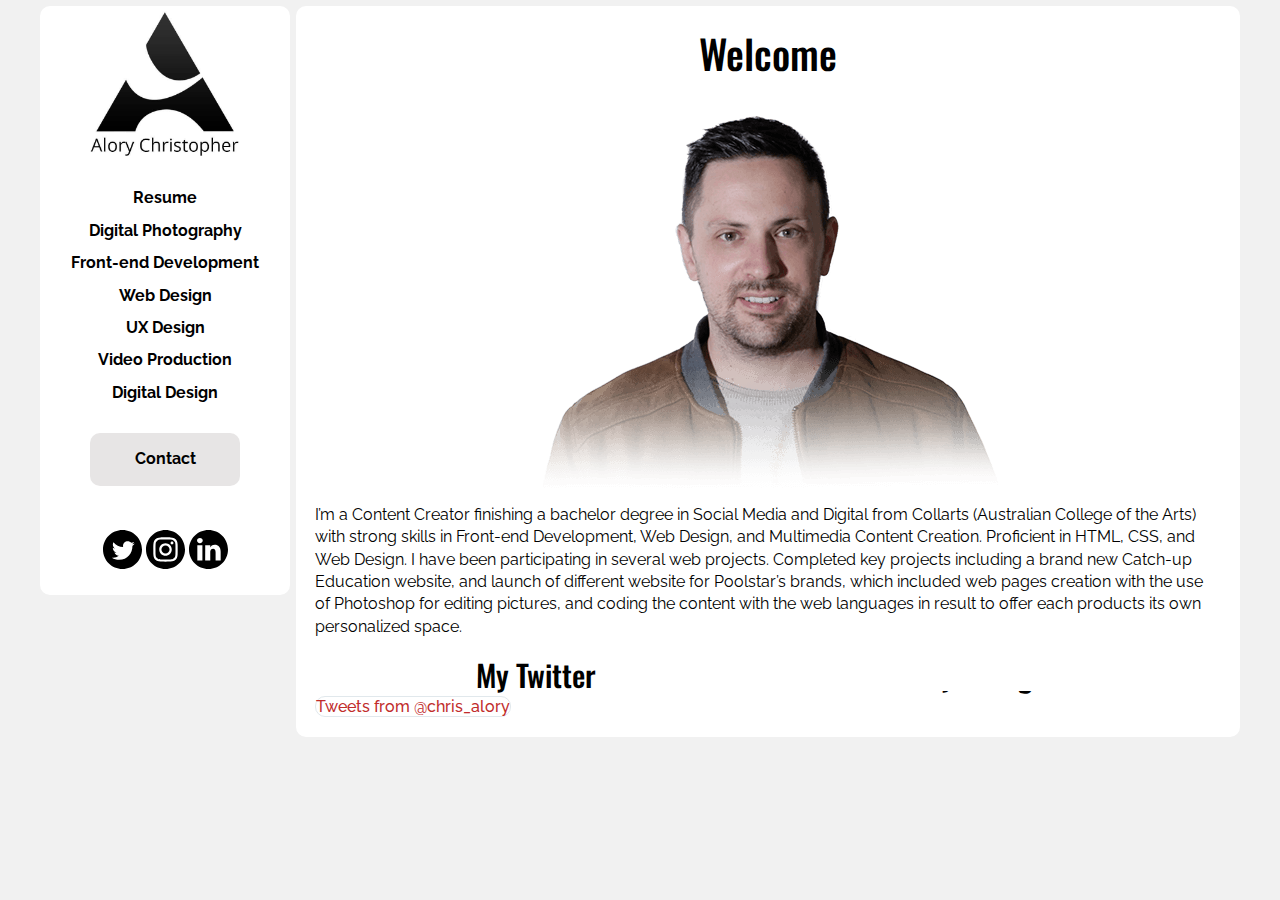
<file: index.html>
<!DOCTYPE html>
<html lang="en">

<head>
    <meta charset="UTF-8">
    <meta http-equiv="X-UA-Compatible" content="IE=edge">
    <meta name="viewport" content="width=device-width, initial-scale=1.0">
    <link rel="stylesheet" href="ressources/css/style.css" />
    <link rel="icon" type="image/x-icon" href="ressources/images/favicon.ico">
    <title>Christopher Alory - Portfolio</title>
    <meta name="description"
        content="Christopher Alory's protfolio with all my work. You can find anything about my resume, Digital photography, Front-end Development, Web Design, UX Design, Video Production and Digital Design. Is all about content creation">
</head>

<body>
    <!-- This is the header section visible for mobile only-->
    <header>
        <section class="layout layout-header">
            <a href="index.html"><img src="ressources/images/logo.jpg"
                    alt="Logo with Christopher Alory write on and with back home link" class="logo" /></a>
            <button class="menu-mobile"><img src="ressources/images/mobile-menu.svg" alt="Menu"
                    class="icon-menu-mobile" /></button>
        </section>
        <!-- End of the header section visible for mobile only-->
    </header>
    <!-- This is the navigation section visible for mobile only-->
    <nav class="mobile-nav">
        <ul>
            <li><a href="resume.html">Resume</a></li>
            <li><a href="digital-photography.html">Digital Photography</a></li>
            <li><a href="front-end-development.html">Front-end Development</a></li>
            <li><a href="web-design.html">Web Design</a></li>
            <li><a href="ux-design.html">UX Design</a></li>
            <li><a href="video-production.html">Video Production</a></li>
            <li><a href="digital-design.html">Digital Design</a></li>
        </ul>
    </nav>
    <!-- End of navigation section visible for mobile only-->
    <main>
        <section class="layout-wide content-item-layout">
            <div>
                <!-- This is the navigation section visible for desktop only-->
                <nav>
                    <a href="index.html"><img src="ressources/images/logo.jpg"
                            alt="Logo with Christopher Alory write on and with back home link" class="logo" /></a>
                    <ul>
                        <li><a href="resume.html">Resume</a></li>
                        <li><a href="digital-photography.html">Digital Photography</a></li>
                        <li><a href="front-end-development.html">Front-end Development</a></li>
                        <li><a href="web-design.html">Web Design</a></li>
                        <li><a href="ux-design.html">UX Design</a></li>
                        <li><a href="video-production.html">Video Production</a></li>
                        <li><a href="digital-design.html">Digital Design</a></li>
                    </ul>
                    <a href="contact.html" class="btn btn-default">Contact</a>
                    <div class="content-item-3col social-btn">
                        <div><a href="https://twitter.com/chris_alory" target="_blank"><img
                                    src="ressources/images/twitter.svg" alt="Twitter link" /></a></div>
                        <div><a href="https://www.instagram.com/chris_alory/" target="_blank"><img
                                    src="ressources/images/IG.svg" alt="Instagram link" /></a></div>
                        <div><a href="https://www.linkedin.com/in/christopher-alory/" target="_blank"><img
                                    src="ressources/images/linkedin.svg" alt="LinkedIn link" /></a></div>
                    </div>
                </nav>
                <!-- End of the navigation section visible for desktop only-->
            </div>
            <div class="layout layout-grid content">
                <!--Content here-->
                <h1>Welcome</h1>
                <p><img class="img-responsive" src="ressources/images/picture-profile.png"
                        alt="Personal profile picture" /></p>
                <p>I’m a Content Creator finishing a bachelor degree in Social Media and Digital from Collarts
                    (Australian College of the Arts) with strong skills in Front-end Development, Web Design, and
                    Multimedia Content Creation.
                    Proficient in HTML, CSS, and Web Design. I have been participating in several web projects.
                    Completed key projects including a brand new Catch-up Education website, and launch of different
                    website for Poolstar’s brands, which included web pages creation with the use of Photoshop for
                    editing pictures, and coding the content with the web languages in result to offer each products its
                    own personalized space. </p>
                <div class="content-item-2col">
                    <!--Tweeter feed-->
                    <div>
                        <h2>My Twitter</h2><a data-tweet-limit="3" class="twitter-timeline"
                            href="https://twitter.com/chris_alory?ref_src=twsrc%5Etfw">Tweets from @chris_alory</a>
                    </div>
                    <!--Tweeter feed end-->
                    <!--Instagram feed-->
                    <div>
                        <h2>My Instagram</h2>
                        <div class="elfsight-app-78858d3d-60ff-4081-afe0-1d1482d918f0"></div>
                        <div class="hide-button-ig"></div>
                    </div>
                    <!--Instagram feed end-->
                </div>
                <!-- End Content here-->
            </div>
        </section>
    </main>
    <!-- This is the footer section visible for mobile only-->
    <footer>
        <section class="layout layout-footer content-item-4col">
            <div class="mobile-footer"><a href="contact.html" class="btn btn-default">Contact</a></div>
            <div class="content-item-3col social-btn">
                <div><a href="https://twitter.com/chris_alory" target="_blank"><img src="ressources/images/twitter.svg"
                            alt="Twitter link" /></a></div>
                <div><a href="https://www.instagram.com/chris_alory/" target="_blank"><img
                            src="ressources/images/IG.svg" alt="Instagram link" /></a></div>
                <div><a href="https://www.linkedin.com/in/christopher-alory/" target="_blank"><img
                            src="ressources/images/linkedin.svg" alt="LinkedIn link" /></a></div>
            </div>
        </section>
    </footer>
    <!-- End of the footer section visible for mobile only-->
    <script src="ressources/js/script.js"></script>
    <script async src="https://platform.twitter.com/widgets.js" charset="utf-8"></script>
    <script src="https://apps.elfsight.com/p/platform.js" defer></script>
</body>

</html>
</file>
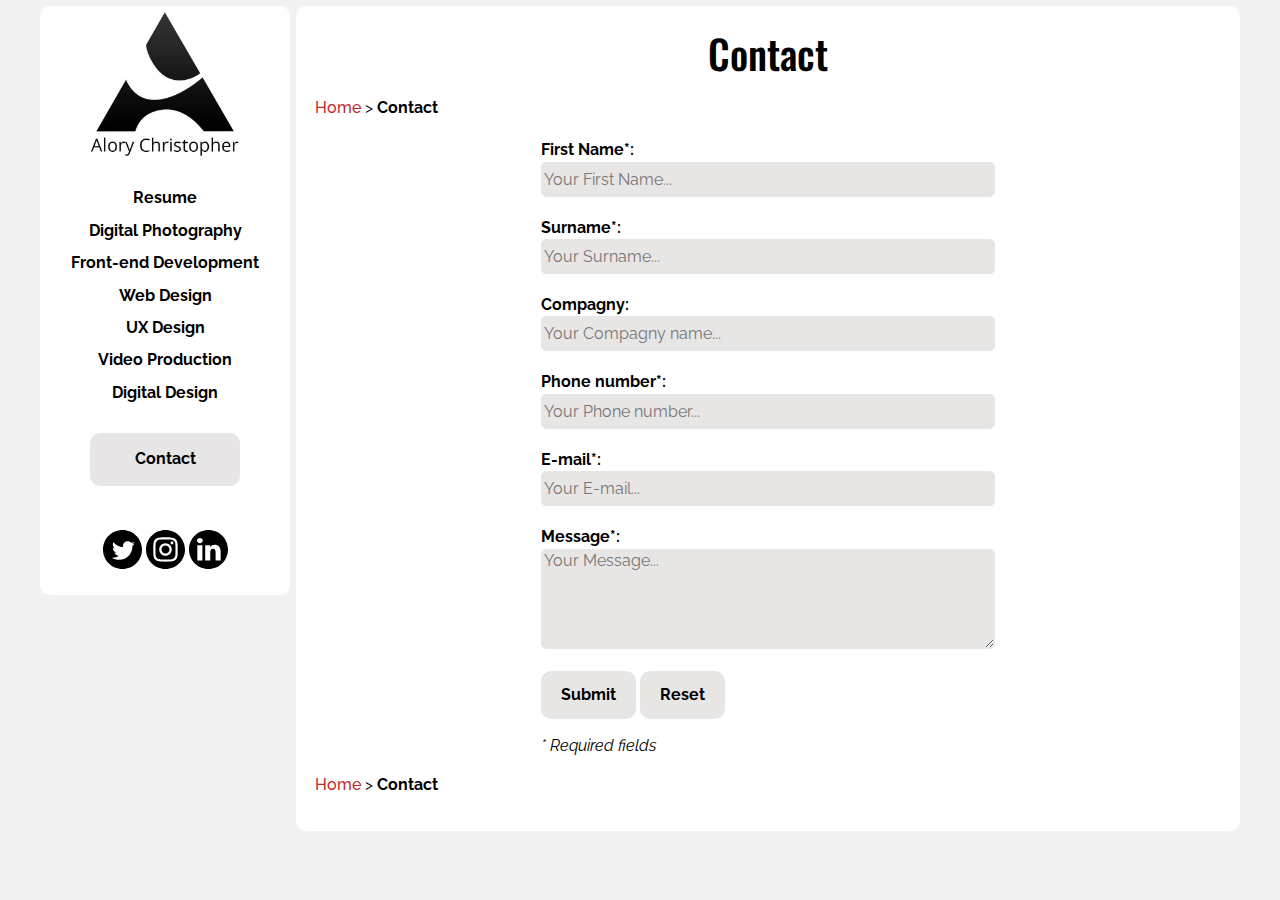
<file: contact.html>
<!DOCTYPE html>
<html lang="en">

<head>
    <meta charset="UTF-8">
    <meta http-equiv="X-UA-Compatible" content="IE=edge">
    <meta name="viewport" content="width=device-width, initial-scale=1.0">
    <link rel="stylesheet" href="ressources/css/style.css" />
    <link rel="icon" type="image/x-icon" href="ressources/images/favicon.ico">
    <title>Christopher Alory - Portfolio - Contact</title>
    <meta name="description"
        content="Christopher Alory's protfolio with all my work. This is the contact page, and how you can join me">
</head>

<body>
    <!-- This is the header section visible for mobile only-->
    <header>
        <section class="layout layout-header">
            <a href="index.html"><img src="ressources/images/logo.jpg"
                    alt="Logo with Christopher Alory write on and with back home link" class="logo" /></a>
            <button class="menu-mobile"><img src="ressources/images/mobile-menu.svg" alt="Menu"
                    class="icon-menu-mobile" /></button>
        </section>
        <!-- End of the header section visible for mobile only-->
    </header>
    <!-- This is the navigation section visible for mobile only-->
    <nav class="mobile-nav">
        <ul>
            <li><a href="resume.html">Resume</a></li>
            <li><a href="digital-photography.html">Digital Photography</a></li>
            <li><a href="front-end-development.html">Front-end Development</a></li>
            <li><a href="web-design.html">Web Design</a></li>
            <li><a href="ux-design.html">UX Design</a></li>
            <li><a href="video-production.html">Video Production</a></li>
            <li><a href="digital-design.html">Digital Design</a></li>
        </ul>
    </nav>
    <!-- End of navigation section visible for mobile only-->
    <main>
        <section class="layout-wide content-item-layout">
            <div>
                <!-- This is the navigation section visible for desktop only-->
                <nav>
                    <a href="index.html"><img src="ressources/images/logo.jpg"
                            alt="Logo with Christopher Alory write on and with back home link" class="logo" /></a>
                    <ul>
                        <li><a href="resume.html">Resume</a></li>
                        <li><a href="digital-photography.html">Digital Photography</a></li>
                        <li><a href="front-end-development.html">Front-end Development</a></li>
                        <li><a href="web-design.html">Web Design</a></li>
                        <li><a href="ux-design.html">UX Design</a></li>
                        <li><a href="video-production.html">Video Production</a></li>
                        <li><a href="digital-design.html">Digital Design</a></li>
                    </ul>
                    <a href="contact.html" class="btn btn-default">Contact</a>
                    <div class="content-item-3col social-btn">
                        <div><a href="https://twitter.com/chris_alory" target="_blank"><img
                                    src="ressources/images/twitter.svg" alt="Twitter link" /></a></div>
                        <div><a href="https://www.instagram.com/chris_alory/" target="_blank"><img
                                    src="ressources/images/IG.svg" alt="Instagram link" /></a></div>
                        <div><a href="https://www.linkedin.com/in/christopher-alory/" target="_blank"><img
                                    src="ressources/images/linkedin.svg" alt="LinkedIn link" /></a></div>
                    </div>
                </nav>
                <!-- End of the navigation section visible for desktop only-->
            </div>
            <div class="layout layout-grid content">
                <!--Content here-->
                <h1>Contact</h1>
                <p><a href="index.html">Home</a> > <b>Contact</b></p>
                <form>
                    <label for="fname">First Name*:</label>
                    <input class="form-input" type="text" id="fname" name="fname" placeholder="Your First Name..."
                        required>
                    <label for="sname">Surname*:</label>
                    <input class="form-input" type="text" id="sname" name="sname" placeholder="Your Surname..."
                        required>
                    <label for="ncompagny">Compagny:</label>
                    <input class="form-input" type="text" id="ncompagny" name="ncompagny"
                        placeholder="Your Compagny name...">
                    <label for="nphone">Phone number*:</label>
                    <input class="form-input" type="tel" id="nphone" name="nphone" placeholder="Your Phone number..."
                        required>
                    <label for="email">E-mail*:</label>
                    <input class="form-input" type="email" id="email" name="email" placeholder="Your E-mail..."
                        required>
                    <label for="message">Message*:</label>
                    <textarea class="form-input" id="message" name="message" placeholder="Your Message..."
                        required></textarea><br>
                    <div class="form-imputs-btn">
                        <input class="form-btn" type="submit" value="Submit">
                        <input class="form-btn" type="reset" value="Reset">
                        <p><i>* Required fields</i></p>
                    </div>
                </form>
                <p><a href="index.html">Home</a> > <b>Contact</b></p>
                <!-- End Content here-->
            </div>
        </section>
    </main>
    <!-- This is the footer section visible for mobile only-->
    <footer>
        <section class="layout layout-footer content-item-4col">
            <div class="mobile-footer"><a href="contact.html" class="btn btn-default">Contact</a></div>
            <div class="content-item-3col social-btn">
                <div><a href="https://twitter.com/chris_alory" target="_blank"><img src="ressources/images/twitter.svg"
                            alt="Twitter link" /></a></div>
                <div><a href="https://www.instagram.com/chris_alory/" target="_blank"><img
                            src="ressources/images/IG.svg" alt="Instagram link" /></a></div>
                <div><a href="https://www.linkedin.com/in/christopher-alory/" target="_blank"><img
                            src="ressources/images/linkedin.svg" alt="LinkedIn link" /></a></div>
            </div>
        </section>
    </footer>
    <!-- End of the footer section visible for mobile only-->
    <script src="ressources/js/script.js"></script>
</body>

</html>
</file>
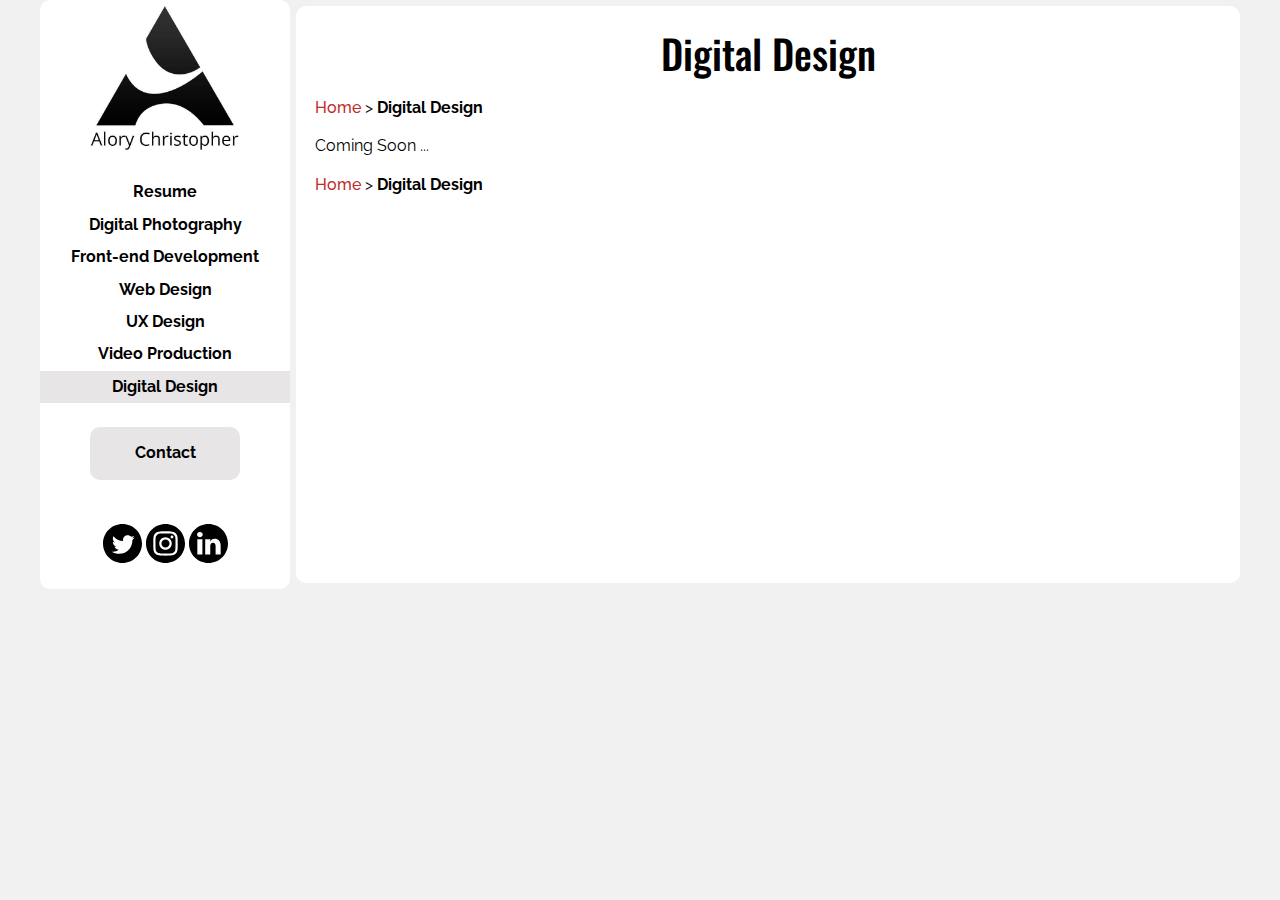
<file: digital-design.html>
<!DOCTYPE html>
<html lang="en">

<head>
    <meta charset="UTF-8">
    <meta http-equiv="X-UA-Compatible" content="IE=edge">
    <meta name="viewport" content="width=device-width, initial-scale=1.0">
    <link rel="stylesheet" href="ressources/css/style.css" />
    <link rel="icon" type="image/x-icon" href="ressources/images/favicon.ico">
    <title>Christopher Alory - Portfolio - Digital Design</title>
    <meta name="description"
        content="Christopher Alory's protfolio with all my work. You can find more about my Digital Design work">
</head>

<body>
    <!-- This is the header section visible for mobile only-->
    <header>
        <section class="layout layout-header">
            <a href="index.html"><img src="ressources/images/logo.jpg"
                    alt="Logo with Christopher Alory write on and with back home link" class="logo" /></a>
            <button class="menu-mobile"><img src="ressources/images/mobile-menu.svg" alt="Menu"
                    class="icon-menu-mobile" /></button>
        </section>
        <!-- End of the header section visible for mobile only-->
    </header>
    <!-- This is the navigation section visible for mobile only-->
    <nav class="mobile-nav">
        <ul>
            <li><a href="resume.html">Resume</a></li>
            <li><a href="digital-photography.html">Digital Photography</a></li>
            <li><a href="front-end-development.html">Front-end Development</a></li>
            <li><a href="web-design.html">Web Design</a></li>
            <li><a href="ux-design.html">UX Design</a></li>
            <li><a href="video-production.html">Video Production</a></li>
            <li><a class="active" href="digital-design.html">Digital Design</a></li>
        </ul>
    </nav>
    <!-- End of navigation section visible for mobile only-->
    <main>
        <section class="layout-wide content-item-layout">
            <div>
                <!-- This is the navigation section visible for desktop only-->
                <nav>
                    <a href="index.html"><img src="ressources/images/logo.jpg"
                            alt="Logo with Christopher Alory write on and with back home link" class="logo" /></a>
                    <ul>
                        <li><a href="resume.html">Resume</a></li>
                        <li><a href="digital-photography.html">Digital Photography</a></li>
                        <li><a href="front-end-development.html">Front-end Development</a></li>
                        <li><a href="web-design.html">Web Design</a></li>
                        <li><a href="ux-design.html">UX Design</a></li>
                        <li><a href="video-production.html">Video Production</a></li>
                        <li><a class="active" href="digital-design.html">Digital Design</a></li>
                    </ul>
                    <a href="contact.html" class="btn btn-default">Contact</a>
                    <div class="content-item-3col social-btn">
                        <div><a href="https://twitter.com/chris_alory" target="_blank"><img
                                    src="ressources/images/twitter.svg" alt="Twitter link" /></a></div>
                        <div><a href="https://www.instagram.com/chris_alory/" target="_blank"><img
                                    src="ressources/images/IG.svg" alt="Instagram link" /></a></div>
                        <div><a href="https://www.linkedin.com/in/christopher-alory/" target="_blank"><img
                                    src="ressources/images/linkedin.svg" alt="LinkedIn link" /></a></div>
                    </div>
                </nav>
                <!-- End of the navigation section visible for desktop only-->
            </div>
            <div class="layout layout-grid content">
                <!--Content here-->
                <h1>Digital Design</h1>
                <p><a href="index.html">Home</a> > <b>Digital Design</b></p>
                <p>Coming Soon ...</p>
                <p><a href="index.html">Home</a> > <b>Digital Design</b></p>
                <!-- End Content here-->
            </div>
        </section>
    </main>
    <!-- This is the footer section visible for mobile only-->
    <footer>
        <section class="layout layout-footer content-item-4col">
            <div class="mobile-footer"><a href="contact.html" class="btn btn-default">Contact</a></div>
            <div class="content-item-3col social-btn">
                <div><a href="https://twitter.com/chris_alory" target="_blank"><img src="ressources/images/twitter.svg"
                            alt="Twitter link" /></a></div>
                <div><a href="https://www.instagram.com/chris_alory/" target="_blank"><img
                            src="ressources/images/IG.svg" alt="Instagram link" /></a></div>
                <div><a href="https://www.linkedin.com/in/christopher-alory/" target="_blank"><img
                            src="ressources/images/linkedin.svg" alt="LinkedIn link" /></a></div>
            </div>
        </section>
    </footer>
    <!-- End of the footer section visible for mobile only-->
    <script src="ressources/js/script.js"></script>
</body>

</html>
</file>
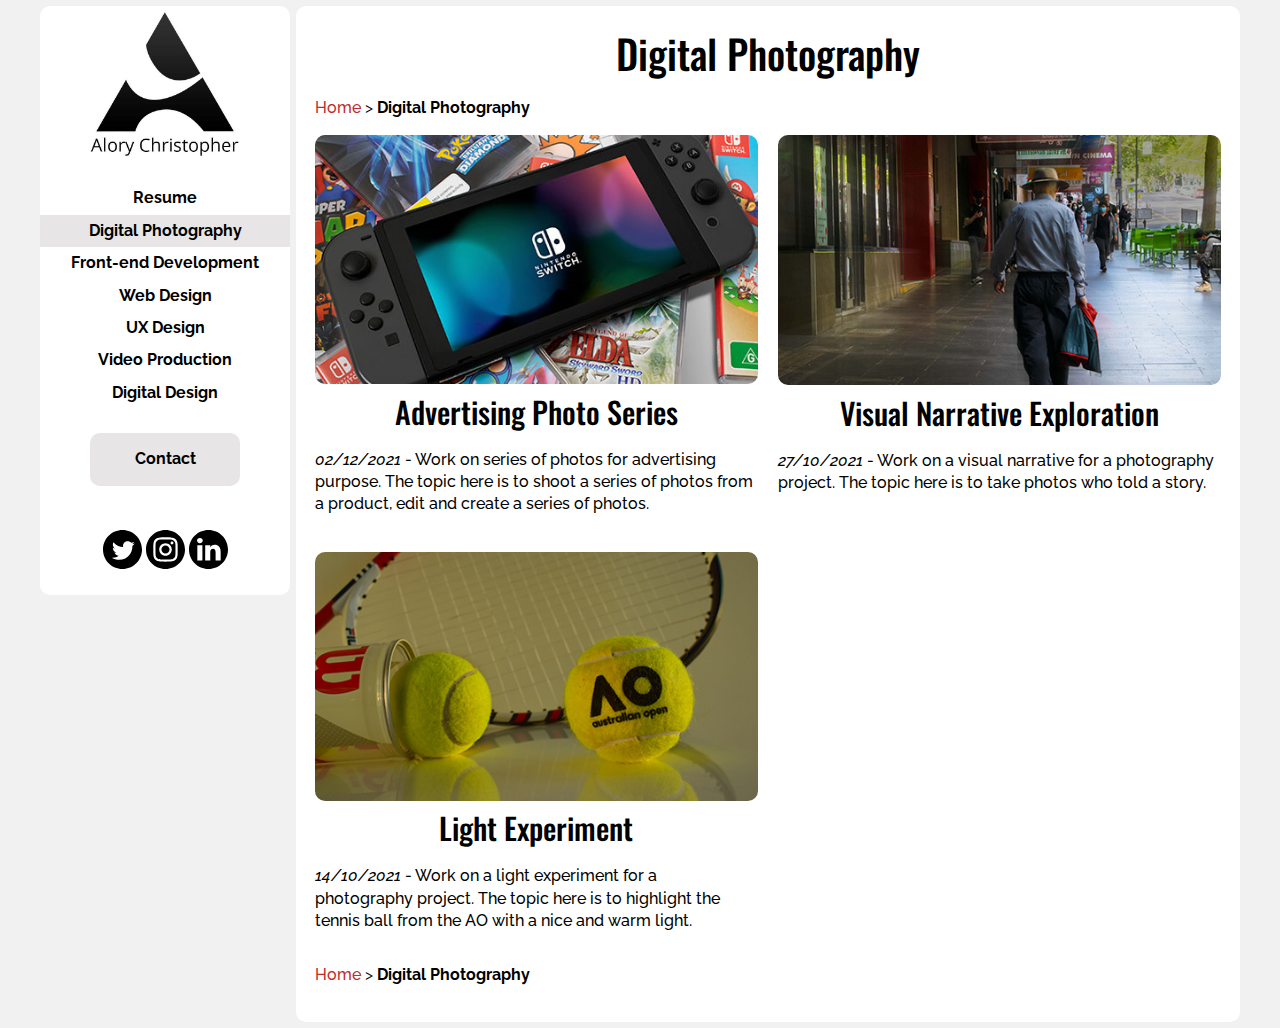
<file: digital-photography.html>
<!DOCTYPE html>
<html lang="en">

<head>
    <meta charset="UTF-8">
    <meta http-equiv="X-UA-Compatible" content="IE=edge">
    <meta name="viewport" content="width=device-width, initial-scale=1.0">
    <link rel="stylesheet" href="ressources/css/style.css" />
    <link rel="icon" type="image/x-icon" href="ressources/images/favicon.ico">
    <title>Christopher Alory - Portfolio - Digital Photography</title>
    <meta name="description"
        content="Christopher Alory's protfolio with all my work. You can find more about my Digital photography work">
</head>

<body>
    <!-- This is the header section visible for mobile only-->
    <header>
        <section class="layout layout-header">
            <a href="index.html"><img src="ressources/images/logo.jpg"
                    alt="Logo with Christopher Alory write on and with back home link" class="logo" /></a>
            <button class="menu-mobile"><img src="ressources/images/mobile-menu.svg" alt="Menu"
                    class="icon-menu-mobile" /></button>
        </section>
        <!-- End of the header section visible for mobile only-->
    </header>
    <!-- This is the navigation section visible for mobile only-->
    <nav class="mobile-nav">
        <ul>
            <li><a href="resume.html">Resume</a></li>
            <li><a class="active" href="digital-photography.html">Digital Photography</a></li>
            <li><a href="front-end-development.html">Front-end Development</a></li>
            <li><a href="web-design.html">Web Design</a></li>
            <li><a href="ux-design.html">UX Design</a></li>
            <li><a href="video-production.html">Video Production</a></li>
            <li><a href="digital-design.html">Digital Design</a></li>
        </ul>
    </nav>
    <!-- End of navigation section visible for mobile only-->
    <main>
        <section class="layout-wide content-item-layout">
            <div>
                <!-- This is the navigation section visible for desktop only-->
                <nav>
                    <a href="index.html"><img src="ressources/images/logo.jpg"
                            alt="Logo with Christopher Alory write on and with back home link" class="logo" /></a>
                    <ul>
                        <li><a href="resume.html">Resume</a></li>
                        <li><a class="active" href="digital-photography.html">Digital Photography</a></li>
                        <li><a href="front-end-development.html">Front-end Development</a></li>
                        <li><a href="web-design.html">Web Design</a></li>
                        <li><a href="ux-design.html">UX Design</a></li>
                        <li><a href="video-production.html">Video Production</a></li>
                        <li><a href="digital-design.html">Digital Design</a></li>
                    </ul>
                    <a href="contact.html" class="btn btn-default">Contact</a>
                    <div class="content-item-3col social-btn">
                        <div><a href="https://twitter.com/chris_alory" target="_blank"><img
                                    src="ressources/images/twitter.svg" alt="Twitter link" /></a></div>
                        <div><a href="https://www.instagram.com/chris_alory/" target="_blank"><img
                                    src="ressources/images/IG.svg" alt="Instagram link" /></a></div>
                        <div><a href="https://www.linkedin.com/in/christopher-alory/" target="_blank"><img
                                    src="ressources/images/linkedin.svg" alt="LinkedIn link" /></a></div>
                    </div>
                </nav>
                <!-- End of the navigation section visible for desktop only-->
            </div>
            <div class="layout layout-grid content">
                <!--Content here-->
                <h1>Digital Photography</h1>
                <p><a href="index.html">Home</a> > <b>Digital Photography</b></p>
                <div class="content-item-2col">

                    <div><a class="block-link" href="digital-photography/advertising-photo-series.html"><img
                                src="ressources/images/digital-photography/thumb/work3-ad-photo-series.jpg"
                                alt="Thumbnail of advertising photo series: represent a Nintendo Switch surrended by games" />
                            <h2>Advertising Photo Series</h2>
                            <p><i>02/12/2021</i> - Work on series of photos for advertising purpose. The topic here
                                is to shoot a series of photos from a product, edit and create a series of photos.</p>
                        </a>
                    </div>
                    <div><a class="block-link" href="digital-photography/visual-narrative.html"><img
                                src="ressources/images/digital-photography/thumb/work2-visual-narrative.jpg"
                                alt="Thumbnail of visual narrative: represent a man walking in the street with a nice light effects" />
                            <h2>Visual Narrative Exploration</h2>
                            <p><i>27/10/2021</i> - Work on a visual narrative for a photography project. The topic here
                                is to take photos who told a story.</p>
                        </a>
                    </div>
                    <div><a class="block-link" href="digital-photography/light-experiment.html"><img
                                src="ressources/images/digital-photography/thumb/work1-light-experiment.jpg"
                                alt="Thumbnail of light experiment: represent a tennis ball with raquette with a nice an warm light color" />
                            <h2>Light Experiment</h2>
                            <p><i>14/10/2021</i> - Work on a light experiment for a photography project. The topic here
                                is to highlight the tennis
                                ball from the AO with a nice and warm light.</p>
                        </a>
                    </div>
                </div>
                <p><a href="index.html">Home</a> > <b>Digital Photography</b></p>
                <!-- End Content here-->
            </div>
        </section>
    </main>
    <!-- This is the footer section visible for mobile only-->
    <footer>
        <section class="layout layout-footer content-item-4col">
            <div class="mobile-footer"><a href="contact.html" class="btn btn-default">Contact</a></div>
            <div class="content-item-3col social-btn">
                <div><a href="https://twitter.com/chris_alory" target="_blank"><img src="ressources/images/twitter.svg"
                            alt="Twitter link" /></a></div>
                <div><a href="https://www.instagram.com/chris_alory/" target="_blank"><img
                            src="ressources/images/IG.svg" alt="Instagram link" /></a></div>
                <div><a href="https://www.linkedin.com/in/christopher-alory/" target="_blank"><img
                            src="ressources/images/linkedin.svg" alt="LinkedIn link" /></a></div>
            </div>
        </section>
    </footer>
    <!-- End of the footer section visible for mobile only-->
    <script src="ressources/js/script.js"></script>
</body>

</html>
</file>
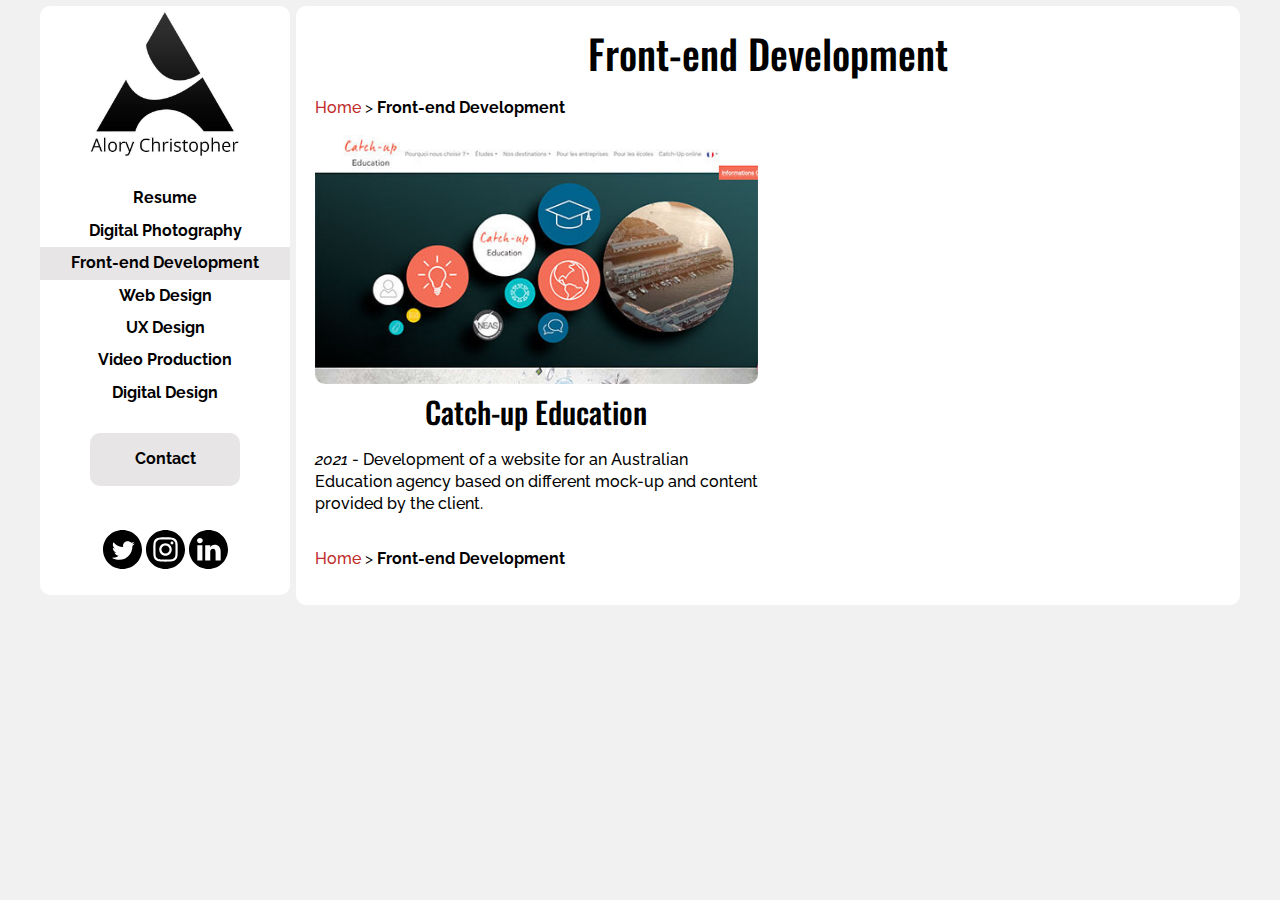
<file: front-end-development.html>
<!DOCTYPE html>
<html lang="en">

<head>
    <meta charset="UTF-8">
    <meta http-equiv="X-UA-Compatible" content="IE=edge">
    <meta name="viewport" content="width=device-width, initial-scale=1.0">
    <link rel="stylesheet" href="ressources/css/style.css" />
    <link rel="icon" type="image/x-icon" href="ressources/images/favicon.ico">
    <title>Christopher Alory - Portfolio - Front-end Development</title>
    <meta name="description"
        content="Christopher Alory's protfolio with all my work. You can find more about my front-end development work">
</head>

<body>
    <!-- This is the header section visible for mobile only-->
    <header>
        <section class="layout layout-header">
            <a href="index.html"><img src="ressources/images/logo.jpg"
                    alt="Logo with Christopher Alory write on and with back home link" class="logo" /></a>
            <button class="menu-mobile"><img src="ressources/images/mobile-menu.svg" alt="Menu"
                    class="icon-menu-mobile" /></button>
        </section>
        <!-- End of the header section visible for mobile only-->
    </header>
    <!-- This is the navigation section visible for mobile only-->
    <nav class="mobile-nav">
        <ul>
            <li><a href="resume.html">Resume</a></li>
            <li><a href="digital-photography.html">Digital Photography</a></li>
            <li><a class="active" href="front-end-development.html">Front-end Development</a></li>
            <li><a href="web-design.html">Web Design</a></li>
            <li><a href="ux-design.html">UX Design</a></li>
            <li><a href="video-production.html">Video Production</a></li>
            <li><a href="digital-design.html">Digital Design</a></li>
        </ul>
    </nav>
    <!-- End of navigation section visible for mobile only-->
    <main>
        <section class="layout-wide content-item-layout">
            <div>
                <!-- This is the navigation section visible for desktop only-->
                <nav>
                    <a href="index.html"><img src="ressources/images/logo.jpg"
                            alt="Logo with Christopher Alory write on and with back home link" class="logo" /></a>
                    <ul>
                        <li><a href="resume.html">Resume</a></li>
                        <li><a href="digital-photography.html">Digital Photography</a></li>
                        <li><a class="active" href="front-end-development.html">Front-end Development</a></li>
                        <li><a href="web-design.html">Web Design</a></li>
                        <li><a href="ux-design.html">UX Design</a></li>
                        <li><a href="video-production.html">Video Production</a></li>
                        <li><a href="digital-design.html">Digital Design</a></li>
                    </ul>
                    <a href="contact.html" class="btn btn-default">Contact</a>
                    <div class="content-item-3col social-btn">
                        <div><a href="https://twitter.com/chris_alory" target="_blank"><img
                                    src="ressources/images/twitter.svg" alt="Twitter link" /></a></div>
                        <div><a href="https://www.instagram.com/chris_alory/" target="_blank"><img
                                    src="ressources/images/IG.svg" alt="Instagram link" /></a></div>
                        <div><a href="https://www.linkedin.com/in/christopher-alory/" target="_blank"><img
                                    src="ressources/images/linkedin.svg" alt="LinkedIn link" /></a></div>
                    </div>
                </nav>
                <!-- End of the navigation section visible for desktop only-->
            </div>
            <div class="layout layout-grid content">
                <!--Content here-->
                <h1>Front-end Development</h1>
                <p><a href="index.html">Home</a> > <b>Front-end Development</b></p>
                <div class="content-item-2col">
                    <!--Work 1-->
                    <div><a class="block-link" href="front-end-development/catch-up-education.html"><img
                                src="ressources/images/front-end-development/thumb/work1-catch-up-education.jpg"
                                alt="Thumbnail of a screenshoot of the website Cach-Up Education" />
                            <h2>Catch-up Education</h2>
                            <p><i>2021</i> - Development of a website for an Australian Education agency based on
                                different mock-up and content provided by the client.</p>
                        </a>
                    </div>
                    <!--Work 1 end-->
                </div>
                <p><a href="index.html">Home</a> > <b>Front-end Development</b></p>
                <!-- End Content here-->
            </div>
        </section>
    </main>
    <!-- This is the footer section visible for mobile only-->
    <footer>
        <section class="layout layout-footer content-item-4col">
            <div class="mobile-footer"><a href="contact.html" class="btn btn-default">Contact</a></div>
            <div class="content-item-3col social-btn">
                <div><a href="https://twitter.com/chris_alory" target="_blank"><img src="ressources/images/twitter.svg"
                            alt="Twitter link" /></a></div>
                <div><a href="https://www.instagram.com/chris_alory/" target="_blank"><img
                            src="ressources/images/IG.svg" alt="Instagram link" /></a></div>
                <div><a href="https://www.linkedin.com/in/christopher-alory/" target="_blank"><img
                            src="ressources/images/linkedin.svg" alt="LinkedIn link" /></a></div>
            </div>
        </section>
    </footer>
    <!-- End of the footer section visible for mobile only-->
    <script src="ressources/js/script.js"></script>
</body>

</html>
</file>
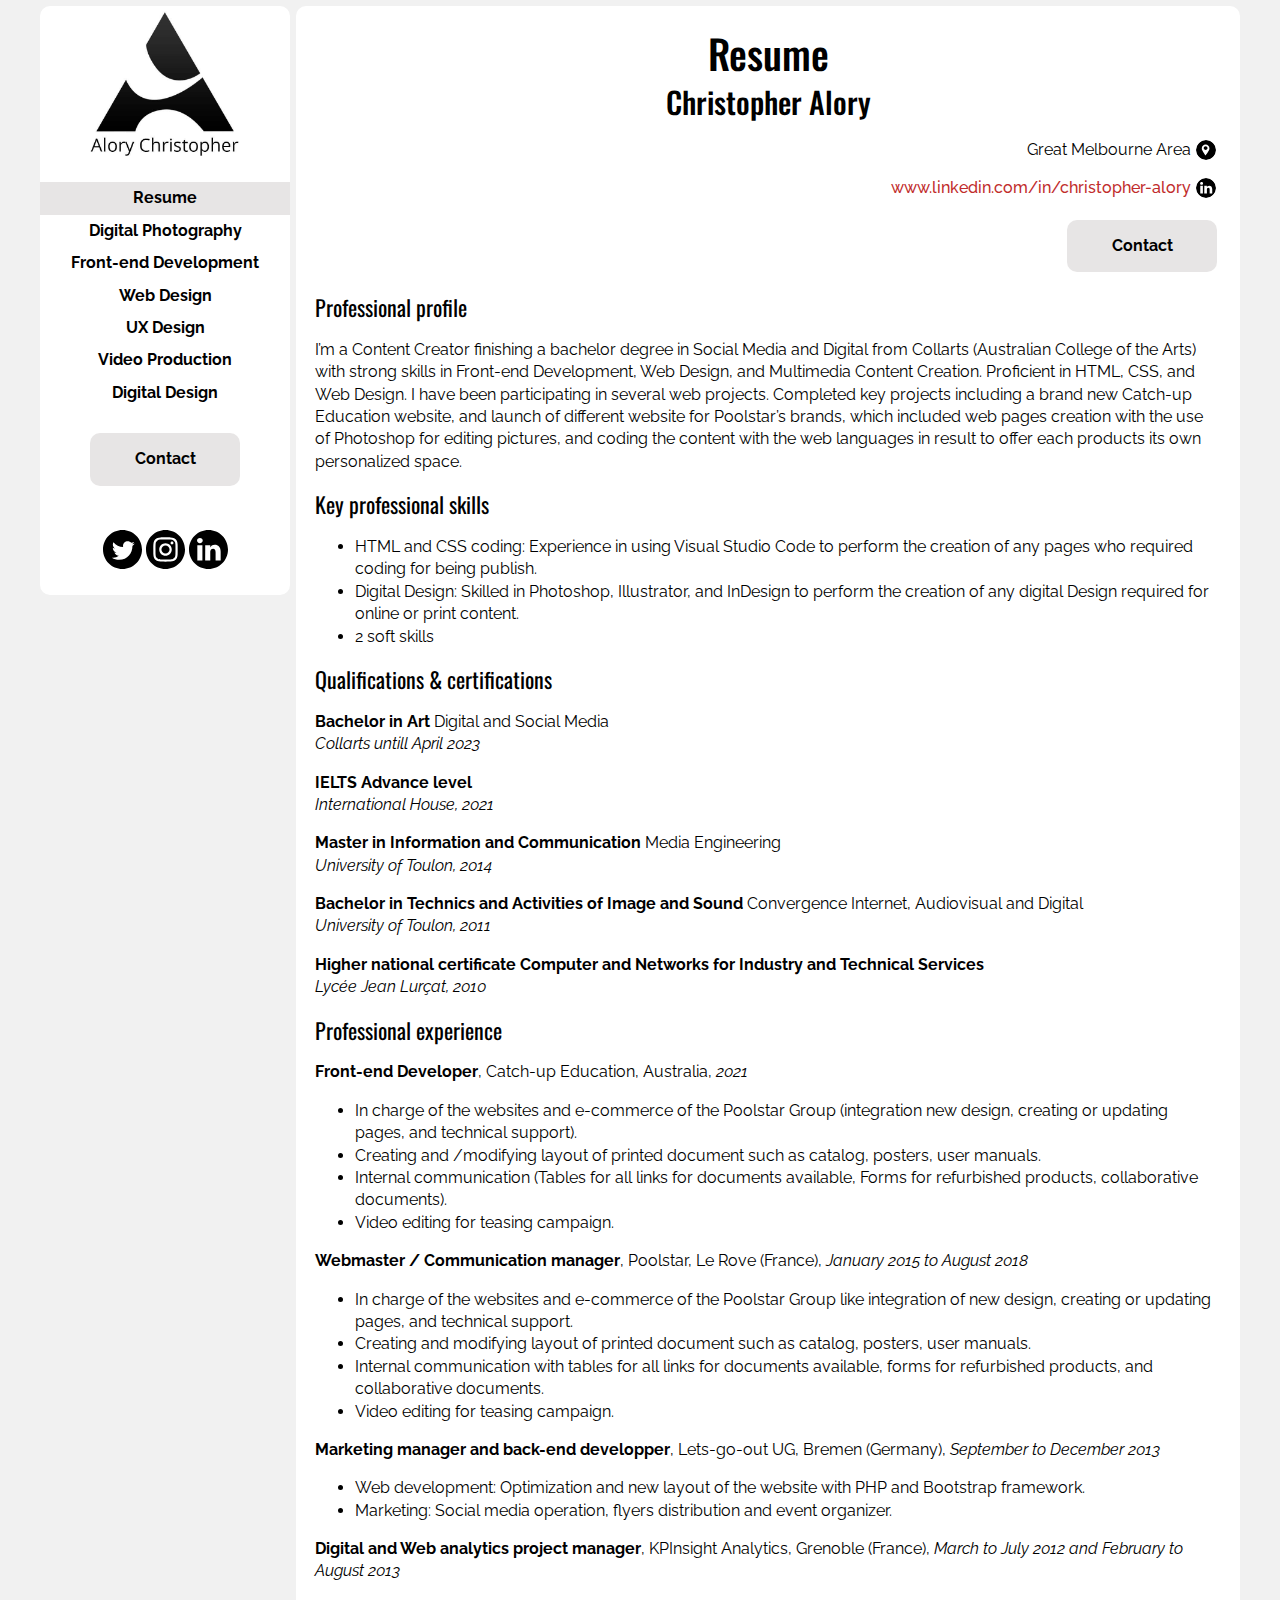
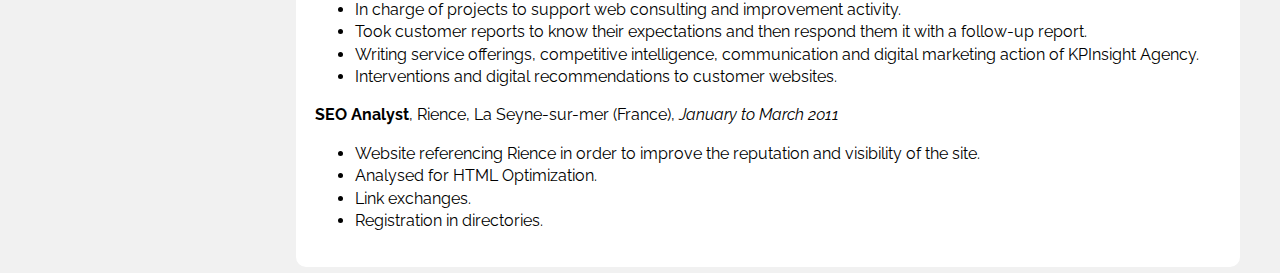
<file: resume.html>
<!DOCTYPE html>
<html lang="en">

<head>
    <meta charset="UTF-8">
    <meta http-equiv="X-UA-Compatible" content="IE=edge">
    <meta name="viewport" content="width=device-width, initial-scale=1.0">
    <link rel="stylesheet" href="ressources/css/style.css" />
    <link rel="icon" type="image/x-icon" href="ressources/images/favicon.ico">
    <title>Christopher Alory - Portfolio - Resume</title>
    <meta name="description" content="Christopher Alory's protfolio with all my work. You can find my complete resume">
</head>

<body>
    <!-- This is the header section visible for mobile only-->
    <header>
        <section class="layout layout-header">
            <a href="index.html"><img src="ressources/images/logo.jpg"
                    alt="Logo with Christopher Alory write on and with back home link" class="logo" /></a>
            <button class="menu-mobile"><img src="ressources/images/mobile-menu.svg" alt="Menu"
                    class="icon-menu-mobile" /></button>
        </section>
        <!-- End of the header section visible for mobile only-->
    </header>
    <!-- This is the navigation section visible for mobile only-->
    <nav class="mobile-nav">
        <ul>
            <li><a class="active" href="resume.html">Resume</a></li>
            <li><a href="digital-photography.html">Digital Photography</a></li>
            <li><a href="front-end-development.html">Front-end Development</a></li>
            <li><a href="web-design.html">Web Design</a></li>
            <li><a href="ux-design.html">UX Design</a></li>
            <li><a href="video-production.html">Video Production</a></li>
            <li><a href="digital-design.html">Digital Design</a></li>
        </ul>
    </nav>
    <!-- End of navigation section visible for mobile only-->
    <main>
        <section class="layout-wide content-item-layout">
            <div>
                <!-- This is the navigation section visible for desktop only-->
                <nav>
                    <a href="index.html"><img src="ressources/images/logo.jpg"
                            alt="Logo with Christopher Alory write on and with back home link" class="logo" /></a>
                    <ul>
                        <li><a class="active" href="resume.html">Resume</a></li>
                        <li><a href="digital-photography.html">Digital Photography</a></li>
                        <li><a href="front-end-development.html">Front-end Development</a></li>
                        <li><a href="web-design.html">Web Design</a></li>
                        <li><a href="ux-design.html">UX Design</a></li>
                        <li><a href="video-production.html">Video Production</a></li>
                        <li><a href="digital-design.html">Digital Design</a></li>
                    </ul>
                    <a href="contact.html" class="btn btn-default">Contact</a>
                    <div class="content-item-3col social-btn">
                        <div><a href="https://twitter.com/chris_alory" target="_blank"><img
                                    src="ressources/images/twitter.svg" alt="Twitter link" /></a></div>
                        <div><a href="https://www.instagram.com/chris_alory/" target="_blank"><img
                                    src="ressources/images/IG.svg" alt="Instagram link" /></a></div>
                        <div><a href="https://www.linkedin.com/in/christopher-alory/" target="_blank"><img
                                    src="ressources/images/linkedin.svg" alt="LinkedIn link" /></a></div>
                    </div>
                </nav>
                <!-- End of the navigation section visible for desktop only-->
            </div>
            <div class="layout layout-grid content">
                <!--Content here-->
                <h1>Resume</h1>
                <h2>Christopher Alory</h2>
                <p class="icon-txt">Great Melbourne Area <img src="ressources/images/location.svg"
                        alt="Location icon" /></p>
                <p class="icon-txt"><a href="http://www.linkedin.com/in/christopher-alory"
                        target="_blank">www.linkedin.com/in/christopher-alory</a> <img
                        src="ressources/images/linkedin.svg" alt="LinkedIn icon" /></p>
                <p class="icon-txt"> <a href="contact.html" class="btn btn-default">Contact</a></p>
                <h3>Professional profile</h3>
                <p>I’m a Content Creator finishing a bachelor degree in Social Media and Digital from Collarts
                    (Australian College of the Arts) with strong skills in Front-end Development, Web Design, and
                    Multimedia Content Creation.
                    Proficient in HTML, CSS, and Web Design. I have been participating in several web projects.
                    Completed key projects including a brand new Catch-up Education website, and launch of different
                    website for Poolstar’s brands, which included web pages creation with the use of Photoshop for
                    editing pictures, and coding the content with the web languages in result to offer each products its
                    own personalized space. </p>
                <h3>Key professional skills</h3>
                <ul>
                    <li>HTML and CSS coding: Experience in using Visual Studio Code to perform the creation of any pages
                        who required coding for being publish.</li>
                    <li>Digital Design: Skilled in Photoshop, Illustrator, and InDesign to perform the creation of any
                        digital Design required for online or print content.</li>
                    <li>2 soft skills</li>
                </ul>
                <h3>Qualifications & certifications</h3>
                <p><strong>Bachelor in Art</strong> Digital and Social Media <br><i>Collarts untill April 2023</i></p>
                <p><strong>IELTS Advance level</strong> <br><i>International House, 2021</i></p>
                <p><strong>Master in Information and Communication</strong> Media Engineering <br><i>University of
                        Toulon, 2014</i></p>
                <p><strong>Bachelor in Technics and Activities of Image and Sound</strong> Convergence Internet,
                    Audiovisual and Digital <br><i>University of Toulon, 2011</i></p>
                <p><strong>Higher national certificate Computer and Networks for Industry and Technical
                        Services</strong> <br><i>Lycée Jean Lurçat, 2010</i></p>
                <h3>Professional experience</h3>
                <p><strong>Front-end Developer</strong>, Catch-up Education, Australia, <i>2021</i></p>
                <ul>
                    <li>In charge of the websites and e-commerce of the Poolstar Group (integration new design, creating
                        or updating
                        pages, and technical support).</li>
                    <li>Creating and /modifying layout of printed document such as catalog, posters, user manuals.</li>
                    <li>Internal communication (Tables for all links for documents available, Forms for refurbished
                        products, collaborative documents).</li>
                    <li>Video editing for teasing campaign.</li>
                </ul>
                <p><strong>Webmaster / Communication manager</strong>, Poolstar, Le Rove (France), <i>January 2015 to
                        August 2018</i></p>
                <ul>
                    <li>In charge of the websites and e-commerce of the Poolstar Group like integration of new design,
                        creating or updating pages, and technical support.</li>
                    <li>Creating and modifying layout of printed document such as catalog, posters, user manuals.</li>
                    <li>Internal communication with tables for all links for documents available, forms for refurbished
                        products, and
                        collaborative documents.</li>
                    <li>Video editing for teasing campaign.</li>
                </ul>
                <p><strong>Marketing manager and back-end developper</strong>, Lets-go-out UG, Bremen (Germany),
                    <i>September to December 2013</i>
                </p>
                <ul>
                    <li>Web development: Optimization and new layout of the website with PHP and Bootstrap framework.
                    </li>
                    <li>Marketing: Social media operation, flyers distribution and event organizer.</li>
                </ul>
                <p><strong>Digital and Web analytics project manager</strong>, KPInsight Analytics, Grenoble (France),
                    <i>March to July 2012 and February to August 2013</i>
                </p>
                <ul>
                    <li>In charge of projects to support web consulting and improvement activity.</li>
                    <li>Took customer reports to know their expectations and then respond them it with a follow-up
                        report.</li>
                    <li>Writing service offerings, competitive intelligence, communication and digital marketing action
                        of KPInsight Agency.</li>
                    <li>Interventions and digital recommendations to customer websites.</li>
                </ul>
                <p><strong>SEO Analyst</strong>, Rience, La Seyne-sur-mer (France), <i>January to March 2011</i></p>
                <ul>
                    <li>Website referencing Rience in order to improve the reputation and visibility of the site.</li>
                    <li>Analysed for HTML Optimization.</li>
                    <li>Link exchanges.</li>
                    <li>Registration in directories.</li>
                </ul>
                <!-- End Content here-->
            </div>
        </section>
    </main>
    <!-- This is the footer section visible for mobile only-->
    <footer>
        <section class="layout layout-footer content-item-4col">
            <div class="mobile-footer"><a href="contact.html" class="btn btn-default">Contact</a></div>
            <div class="content-item-3col social-btn">
                <div><a href="https://twitter.com/chris_alory" target="_blank"><img src="ressources/images/twitter.svg"
                            alt="Twitter link" /></a></div>
                <div><a href="https://www.instagram.com/chris_alory/" target="_blank"><img
                            src="ressources/images/IG.svg" alt="Instagram link" /></a></div>
                <div><a href="https://www.linkedin.com/in/christopher-alory/" target="_blank"><img
                            src="ressources/images/linkedin.svg" alt="LinkedIn link" /></a></div>
            </div>
        </section>
    </footer>
    <!-- End of the footer section visible for mobile only-->
    <script src="ressources/js/script.js"></script>
</body>

</html>
</file>
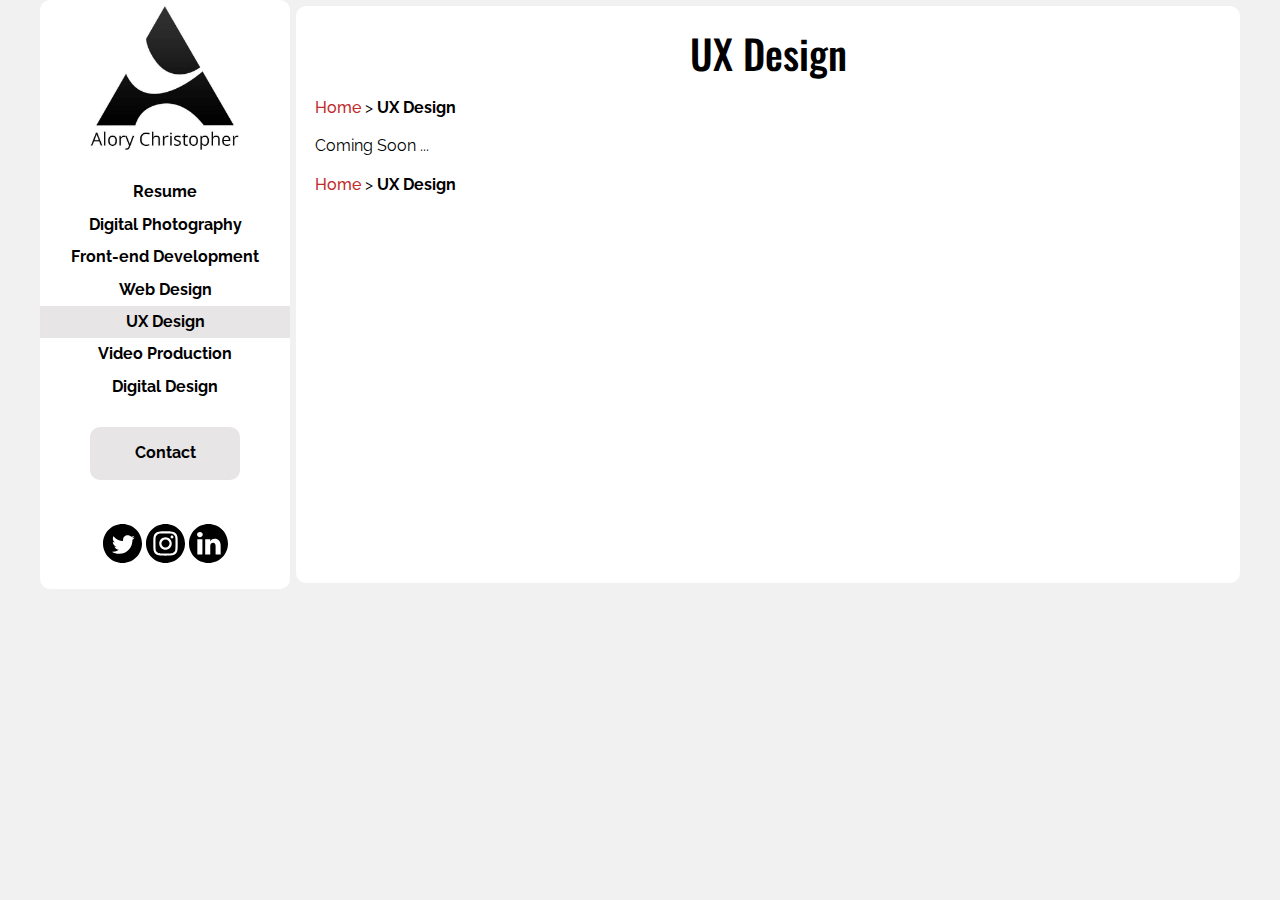
<file: ux-design.html>
<!DOCTYPE html>
<html lang="en">

<head>
    <meta charset="UTF-8">
    <meta http-equiv="X-UA-Compatible" content="IE=edge">
    <meta name="viewport" content="width=device-width, initial-scale=1.0">
    <link rel="stylesheet" href="ressources/css/style.css" />
    <link rel="icon" type="image/x-icon" href="ressources/images/favicon.ico">
    <title>Christopher Alory - Portfolio - UX Design</title>
    <meta name="description"
        content="Christopher Alory's protfolio with all my work. You can find more about my UX Design work">
</head>

<body>
    <!-- This is the header section visible for mobile only-->
    <header>
        <section class="layout layout-header">
            <a href="index.html"><img src="ressources/images/logo.jpg"
                    alt="Logo with Christopher Alory write on and with back home link" class="logo" /></a>
            <button class="menu-mobile"><img src="ressources/images/mobile-menu.svg" alt="Menu"
                    class="icon-menu-mobile" /></button>
        </section>
        <!-- End of the header section visible for mobile only-->
    </header>
    <!-- This is the navigation section visible for mobile only-->
    <nav class="mobile-nav">
        <ul>
            <li><a href="resume.html">Resume</a></li>
            <li><a href="digital-photography.html">Digital Photography</a></li>
            <li><a href="front-end-development.html">Front-end Development</a></li>
            <li><a href="web-design.html">Web Design</a></li>
            <li><a class="active" href="ux-design.html">UX Design</a></li>
            <li><a href="video-production.html">Video Production</a></li>
            <li><a href="digital-design.html">Digital Design</a></li>
        </ul>
    </nav>
    <!-- End of navigation section visible for mobile only-->
    <main>
        <section class="layout-wide content-item-layout">
            <div>
                <!-- This is the navigation section visible for desktop only-->
                <nav>
                    <a href="index.html"><img src="ressources/images/logo.jpg"
                            alt="Logo with Christopher Alory write on and with back home link" class="logo" /></a>
                    <ul>
                        <li><a href="resume.html">Resume</a></li>
                        <li><a href="digital-photography.html">Digital Photography</a></li>
                        <li><a href="front-end-development.html">Front-end Development</a></li>
                        <li><a href="web-design.html">Web Design</a></li>
                        <li><a class="active" href="ux-design.html">UX Design</a></li>
                        <li><a href="video-production.html">Video Production</a></li>
                        <li><a href="digital-design.html">Digital Design</a></li>
                    </ul>
                    <a href="contact.html" class="btn btn-default">Contact</a>
                    <div class="content-item-3col social-btn">
                        <div><a href="https://twitter.com/chris_alory" target="_blank"><img
                                    src="ressources/images/twitter.svg" alt="Twitter link" /></a></div>
                        <div><a href="https://www.instagram.com/chris_alory/" target="_blank"><img
                                    src="ressources/images/IG.svg" alt="Instagram link" /></a></div>
                        <div><a href="https://www.linkedin.com/in/christopher-alory/" target="_blank"><img
                                    src="ressources/images/linkedin.svg" alt="LinkedIn link" /></a></div>
                    </div>
                </nav>
                <!-- End of the navigation section visible for desktop only-->
            </div>
            <div class="layout layout-grid content">
                <!--Content here-->
                <h1>UX Design</h1>
                <p><a href="index.html">Home</a> > <b>UX Design</b></p>
                <p>Coming Soon ...</p>
                <p><a href="index.html">Home</a> > <b>UX Design</b></p>
                <!-- End Content here-->
            </div>
        </section>
    </main>
    <!-- This is the footer section visible for mobile only-->
    <footer>
        <section class="layout layout-footer content-item-4col">
            <div class="mobile-footer"><a href="contact.html" class="btn btn-default">Contact</a></div>
            <div class="content-item-3col social-btn">
                <div><a href="https://twitter.com/chris_alory" target="_blank"><img src="ressources/images/twitter.svg"
                            alt="Twitter link" /></a></div>
                <div><a href="https://www.instagram.com/chris_alory/" target="_blank"><img
                            src="ressources/images/IG.svg" alt="Instagram link" /></a></div>
                <div><a href="https://www.linkedin.com/in/christopher-alory/" target="_blank"><img
                            src="ressources/images/linkedin.svg" alt="LinkedIn link" /></a></div>
            </div>
        </section>
    </footer>
    <!-- End of the footer section visible for mobile only-->
    <script src="ressources/js/script.js"></script>
</body>

</html>
</file>
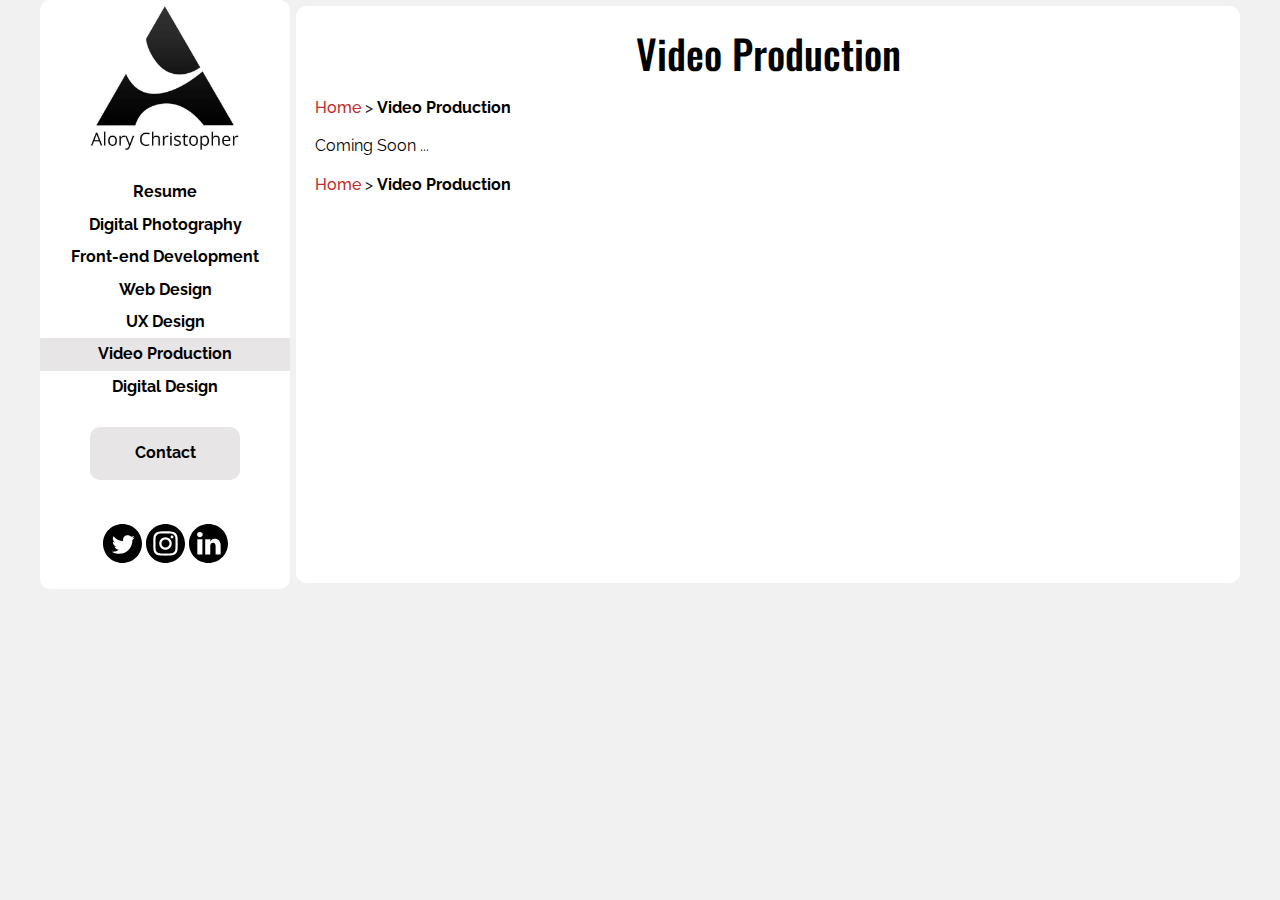
<file: video-production.html>
<!DOCTYPE html>
<html lang="en">

<head>
    <meta charset="UTF-8">
    <meta http-equiv="X-UA-Compatible" content="IE=edge">
    <meta name="viewport" content="width=device-width, initial-scale=1.0">
    <link rel="stylesheet" href="ressources/css/style.css" />
    <link rel="icon" type="image/x-icon" href="ressources/images/favicon.ico">
    <title>Christopher Alory - Portfolio - Video Production</title>
    <meta name="description"
        content="Christopher Alory's protfolio with all my work. You can find more about my Video Production work">
</head>

<body>
    <!-- This is the header section visible for mobile only-->
    <header>
        <section class="layout layout-header">
            <a href="index.html"><img src="ressources/images/logo.jpg"
                    alt="Logo with Christopher Alory write on and with back home link" class="logo" /></a>
            <button class="menu-mobile"><img src="ressources/images/mobile-menu.svg" alt="Menu"
                    class="icon-menu-mobile" /></button>
        </section>
        <!-- End of the header section visible for mobile only-->
    </header>
    <!-- This is the navigation section visible for mobile only-->
    <nav class="mobile-nav">
        <ul>
            <li><a href="resume.html">Resume</a></li>
            <li><a href="digital-photography.html">Digital Photography</a></li>
            <li><a href="front-end-development.html">Front-end Development</a></li>
            <li><a href="web-design.html">Web Design</a></li>
            <li><a href="ux-design.html">UX Design</a></li>
            <li><a class="active" href="video-production.html">Video Production</a></li>
            <li><a href="digital-design.html">Digital Design</a></li>
        </ul>
    </nav>
    <!-- End of navigation section visible for mobile only-->
    <main>
        <section class="layout-wide content-item-layout">
            <div>
                <!-- This is the navigation section visible for desktop only-->
                <nav>
                    <a href="index.html"><img src="ressources/images/logo.jpg"
                            alt="Logo with Christopher Alory write on and with back home link" class="logo" /></a>
                    <ul>
                        <li><a href="resume.html">Resume</a></li>
                        <li><a href="digital-photography.html">Digital Photography</a></li>
                        <li><a href="front-end-development.html">Front-end Development</a></li>
                        <li><a href="web-design.html">Web Design</a></li>
                        <li><a href="ux-design.html">UX Design</a></li>
                        <li><a class="active" href="video-production.html">Video Production</a></li>
                        <li><a href="digital-design.html">Digital Design</a></li>
                    </ul>
                    <a href="contact.html" class="btn btn-default">Contact</a>
                    <div class="content-item-3col social-btn">
                        <div><a href="https://twitter.com/chris_alory" target="_blank"><img
                                    src="ressources/images/twitter.svg" alt="Twitter link" /></a></div>
                        <div><a href="https://www.instagram.com/chris_alory/" target="_blank"><img
                                    src="ressources/images/IG.svg" alt="Instagram link" /></a></div>
                        <div><a href="https://www.linkedin.com/in/christopher-alory/" target="_blank"><img
                                    src="ressources/images/linkedin.svg" alt="LinkedIn link" /></a></div>
                    </div>
                </nav>
                <!-- End of the navigation section visible for desktop only-->
            </div>
            <div class="layout layout-grid content">
                <!--Content here-->
                <h1>Video Production</h1>
                <p><a href="index.html">Home</a> > <b>Video Production</b></p>
                <p>Coming Soon ...</p>
                <p><a href="index.html">Home</a> > <b>Video Production</b></p>
                <!-- End Content here-->
            </div>
        </section>
    </main>
    <!-- This is the footer section visible for mobile only-->
    <footer>
        <section class="layout layout-footer content-item-4col">
            <div class="mobile-footer"><a href="contact.html" class="btn btn-default">Contact</a></div>
            <div class="content-item-3col social-btn">
                <div><a href="https://twitter.com/chris_alory" target="_blank"><img src="ressources/images/twitter.svg"
                            alt="Twitter link" /></a></div>
                <div><a href="https://www.instagram.com/chris_alory/" target="_blank"><img
                            src="ressources/images/IG.svg" alt="Instagram link" /></a></div>
                <div><a href="https://www.linkedin.com/in/christopher-alory/" target="_blank"><img
                            src="ressources/images/linkedin.svg" alt="LinkedIn link" /></a></div>
            </div>
        </section>
    </footer>
    <!-- End of the footer section visible for mobile only-->
    <script src="ressources/js/script.js"></script>
</body>

</html>
</file>
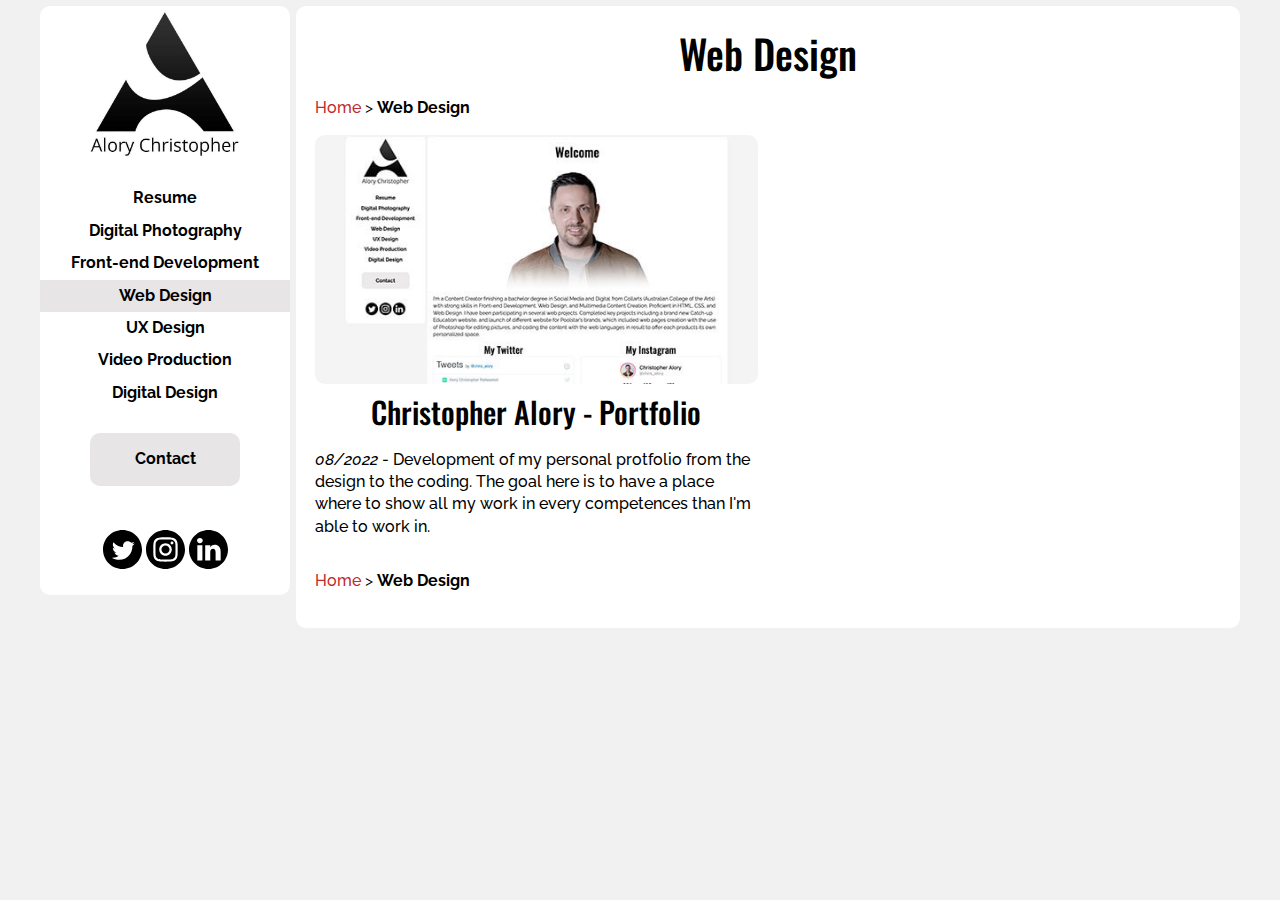
<file: web-design.html>
<!DOCTYPE html>
<html lang="en">

<head>
    <meta charset="UTF-8">
    <meta http-equiv="X-UA-Compatible" content="IE=edge">
    <meta name="viewport" content="width=device-width, initial-scale=1.0">
    <link rel="stylesheet" href="ressources/css/style.css" />
    <link rel="icon" type="image/x-icon" href="ressources/images/favicon.ico">
    <title>Christopher Alory - Portfolio - Web Design</title>
    <meta name="description"
        content="Christopher Alory's protfolio with all my work. You can find more about my Web Design work">
</head>

<body>
    <!-- This is the header section visible for mobile only-->
    <header>
        <section class="layout layout-header">
            <a href="index.html"><img src="ressources/images/logo.jpg"
                    alt="Logo with Christopher Alory write on and with back home link" class="logo" /></a>
            <button class="menu-mobile"><img src="ressources/images/mobile-menu.svg" alt="Menu"
                    class="icon-menu-mobile" /></button>
        </section>
        <!-- End of the header section visible for mobile only-->
    </header>
    <!-- This is the navigation section visible for mobile only-->
    <nav class="mobile-nav">
        <ul>
            <li><a href="resume.html">Resume</a></li>
            <li><a href="digital-photography.html">Digital Photography</a></li>
            <li><a href="front-end-development.html">Front-end Development</a></li>
            <li><a class="active" href="web-design.html">Web Design</a></li>
            <li><a href="ux-design.html">UX Design</a></li>
            <li><a href="video-production.html">Video Production</a></li>
            <li><a href="digital-design.html">Digital Design</a></li>
        </ul>
    </nav>
    <!-- End of navigation section visible for mobile only-->
    <main>
        <section class="layout-wide content-item-layout">
            <div>
                <!-- This is the navigation section visible for desktop only-->
                <nav>
                    <a href="index.html"><img src="ressources/images/logo.jpg"
                            alt="Logo with Christopher Alory write on and with back home link" class="logo" /></a>
                    <ul>
                        <li><a href="resume.html">Resume</a></li>
                        <li><a href="digital-photography.html">Digital Photography</a></li>
                        <li><a href="front-end-development.html">Front-end Development</a></li>
                        <li><a class="active" href="web-design.html">Web Design</a></li>
                        <li><a href="ux-design.html">UX Design</a></li>
                        <li><a href="video-production.html">Video Production</a></li>
                        <li><a href="digital-design.html">Digital Design</a></li>
                    </ul>
                    <a href="contact.html" class="btn btn-default">Contact</a>
                    <div class="content-item-3col social-btn">
                        <div><a href="https://twitter.com/chris_alory" target="_blank"><img
                                    src="ressources/images/twitter.svg" alt="Twitter link" /></a></div>
                        <div><a href="https://www.instagram.com/chris_alory/" target="_blank"><img
                                    src="ressources/images/IG.svg" alt="Instagram link" /></a></div>
                        <div><a href="https://www.linkedin.com/in/christopher-alory/" target="_blank"><img
                                    src="ressources/images/linkedin.svg" alt="LinkedIn link" /></a></div>
                    </div>
                </nav>
                <!-- End of the navigation section visible for desktop only-->
            </div>
            <div class="layout layout-grid content">
                <!--Content here-->
                <h1>Web Design</h1>
                <p><a href="index.html">Home</a> > <b>Web Design</b></p>
                <div class="content-item-2col">
                    <!--Work 1-->
                    <div><a class="block-link" href="web-design/christopher-alory-portfolio.html"><img
                                src="ressources/images/web-design/thumb/work1-christopher-alory-portfolio.jpg"
                                alt="Thumbnail of a screenshoot of my portfolio" />
                            <h2>Christopher Alory - Portfolio</h2>
                            <p><i>08/2022</i> - Development of my personal protfolio from the design to the coding. The
                                goal here is to have a place where to show all my work in every competences than I'm
                                able to work in.</p>
                        </a>
                    </div>
                    <!--Work 1 End-->
                </div>
                <p><a href="index.html">Home</a> > <b>Web Design</b></p>
                <!-- End Content here-->
            </div>
        </section>
    </main>
    <!-- This is the footer section visible for mobile only-->
    <footer>
        <section class="layout layout-footer content-item-4col">
            <div class="mobile-footer"><a href="contact.html" class="btn btn-default">Contact</a></div>
            <div class="content-item-3col social-btn">
                <div><a href="https://twitter.com/chris_alory" target="_blank"><img src="ressources/images/twitter.svg"
                            alt="Twitter link" /></a></div>
                <div><a href="https://www.instagram.com/chris_alory/" target="_blank"><img
                            src="ressources/images/IG.svg" alt="Instagram link" /></a></div>
                <div><a href="https://www.linkedin.com/in/christopher-alory/" target="_blank"><img
                            src="ressources/images/linkedin.svg" alt="LinkedIn link" /></a></div>
            </div>
        </section>
    </footer>
    <!-- End of the footer section visible for mobile only-->
    <script src="ressources/js/script.js"></script>
</body>

</html>
</file>
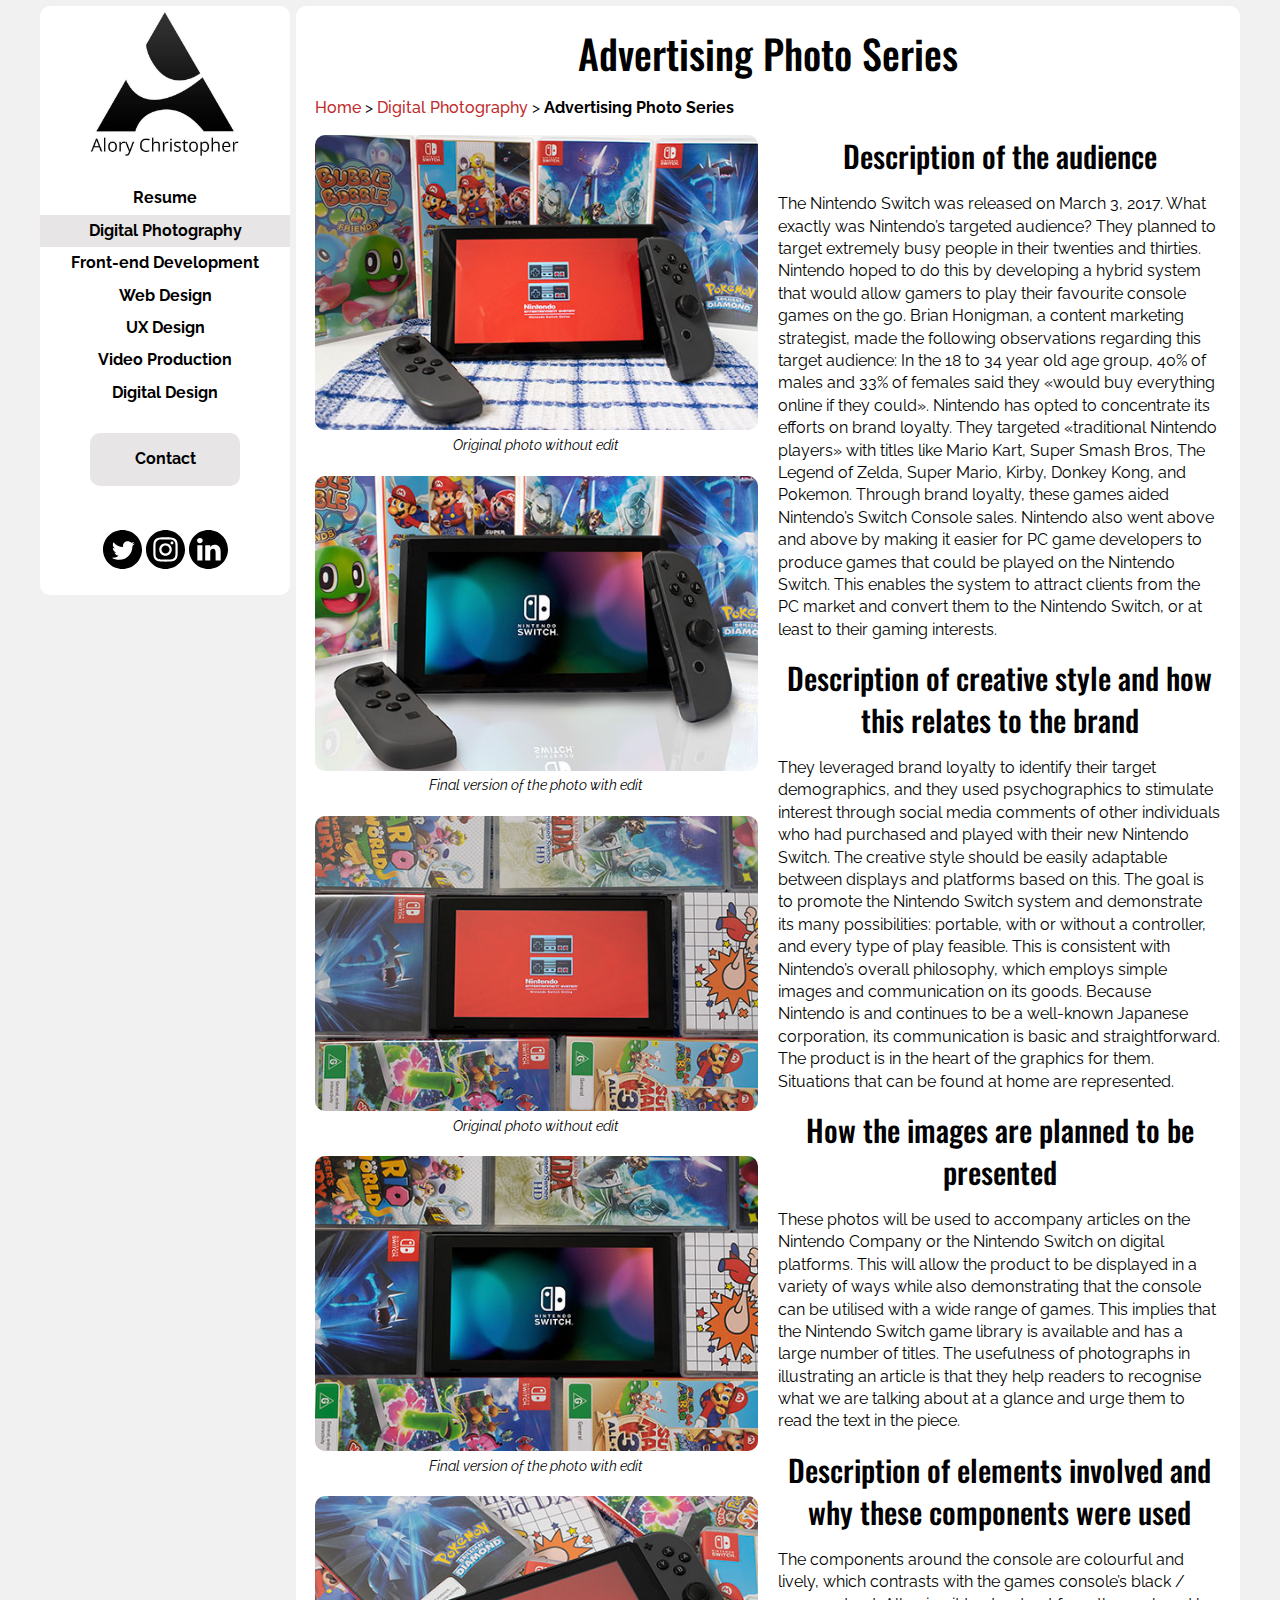
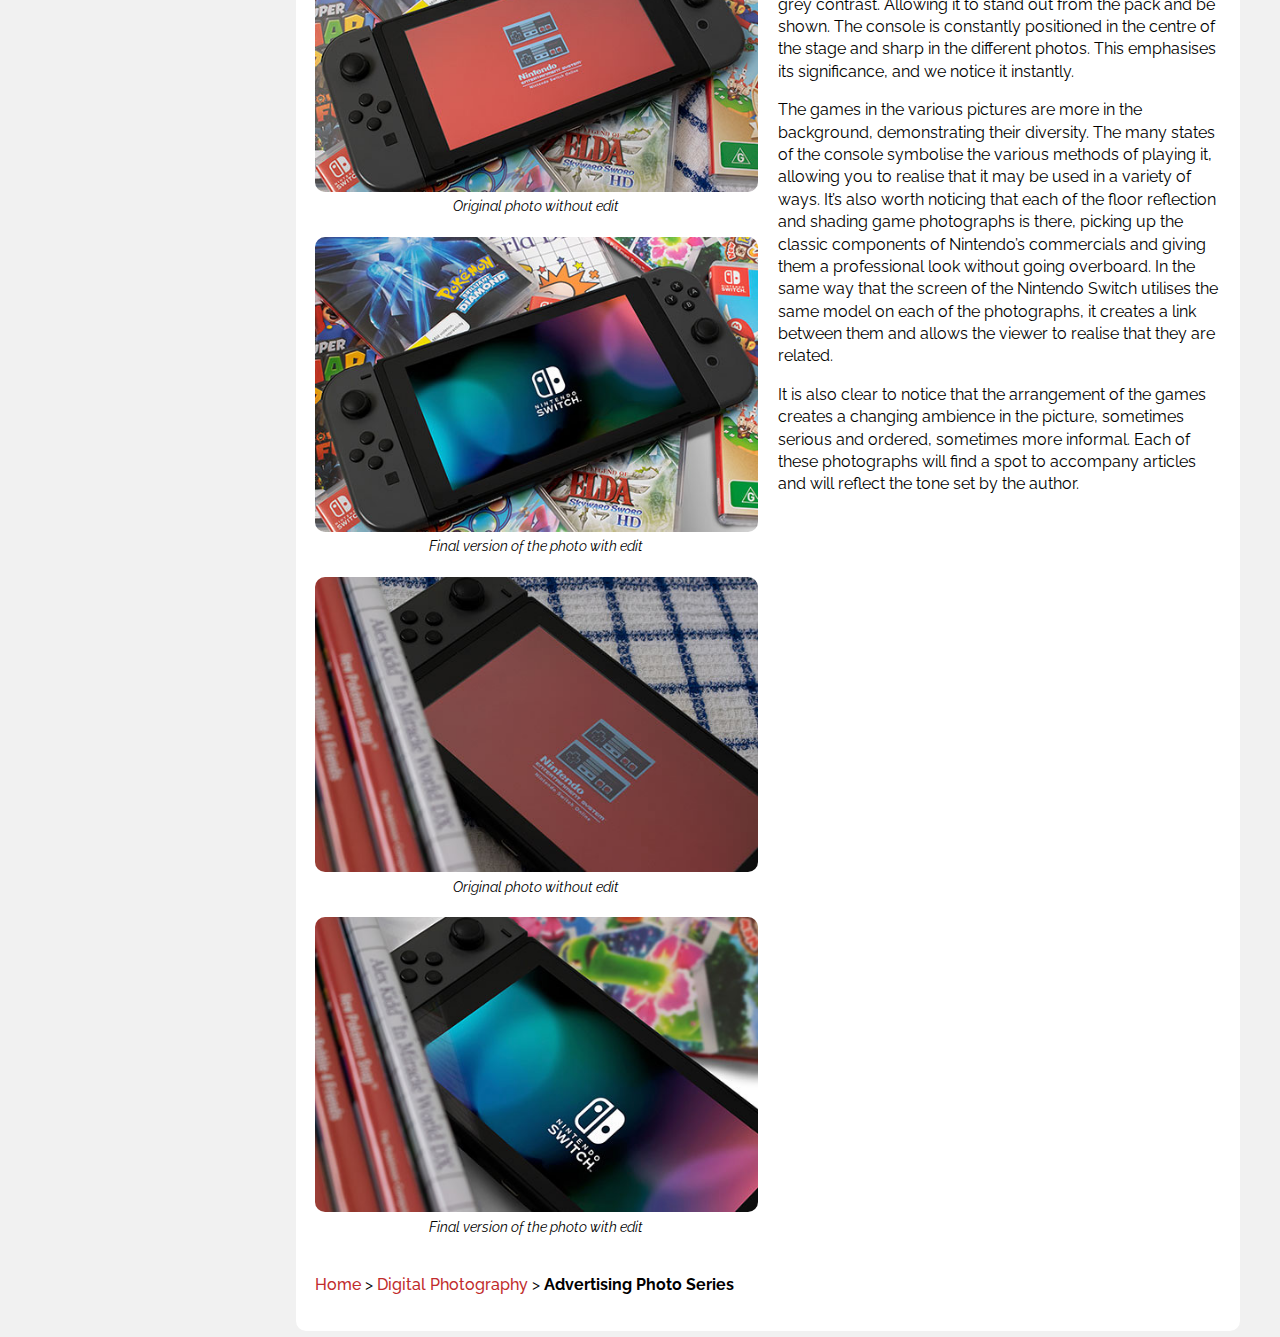
<file: digital-photography/advertising-photo-series.html>
<!DOCTYPE html>
<html lang="en">

<head>
    <meta charset="UTF-8">
    <meta http-equiv="X-UA-Compatible" content="IE=edge">
    <meta name="viewport" content="width=device-width, initial-scale=1.0">
    <link rel="stylesheet" href="../ressources/css/style.css" />
    <link rel="icon" type="image/x-icon" href="../ressources/images/favicon.ico">
    <title>Christopher Alory - Portfolio - Advertising Photo Series</title>

    <meta name="description"
        content="Christopher Alory's protfolio with all my work. You can find more about my visual advertising photo series for Digital Photography">
</head>

<body>
    <!-- This is the header section visible for mobile only-->
    <header>
        <section class="layout layout-header">
            <a href="../index.html"><img src="../ressources/images/logo.jpg"
                    alt="Logo with Christopher Alory write on and with back home link" class="logo" /></a>
            <button class="menu-mobile"><img src="../ressources/images/mobile-menu.svg" alt="Menu"
                    class="icon-menu-mobile" /></button>
        </section>
        <!-- End of the header section visible for mobile only-->
    </header>
    <!-- This is the navigation section visible for mobile only-->
    <nav class="mobile-nav">
        <ul>
            <li><a href="../resume.html">Resume</a></li>
            <li><a class="active" href="../digital-photography.html">Digital Photography</a></li>
            <li><a href="../front-end-development.html">Front-end Development</a></li>
            <li><a href="../web-design.html">Web Design</a></li>
            <li><a href="../ux-design.html">UX Design</a></li>
            <li><a href="../video-production.html">Video Production</a></li>
            <li><a href="../digital-design.html">Digital Design</a></li>
        </ul>
    </nav>
    <!-- End of navigation section visible for mobile only-->
    <main>
        <section class="layout-wide content-item-layout">
            <div>
                <!-- This is the navigation section visible for desktop only-->
                <nav>
                    <a href="../index.html"><img src="../ressources/images/logo.jpg"
                            alt="Logo with Christopher Alory write on and with back home link" class="logo" /></a>
                    <ul>
                        <li><a href="../resume.html">Resume</a></li>
                        <li><a class="active" href="../digital-photography.html">Digital Photography</a></li>
                        <li><a href="../front-end-development.html">Front-end Development</a></li>
                        <li><a href="../web-design.html">Web Design</a></li>
                        <li><a href="../ux-design.html">UX Design</a></li>
                        <li><a href="../video-production.html">Video Production</a></li>
                        <li><a href="../digital-design.html">Digital Design</a></li>
                    </ul>
                    <a href="../contact.html" class="btn btn-default">Contact</a>
                    <div class="content-item-3col social-btn">
                        <div><a href="https://twitter.com/chris_alory" target="_blank"><img
                                    src="../ressources/images/twitter.svg" alt="Twitter link" /></a></div>
                        <div><a href="https://www.instagram.com/chris_alory/" target="_blank"><img
                                    src="../ressources/images/IG.svg" alt="Instagram link" /></a></div>
                        <div><a href="https://www.linkedin.com/in/christopher-alory/" target="_blank"><img
                                    src="../ressources/images/linkedin.svg" alt="LinkedIn link" /></a></div>
                    </div>
                </nav>
                <!-- End of the navigation section visible for desktop only-->
            </div>
            <div class="layout layout-grid content">
                <!--Content here-->
                <h1>Advertising Photo Series</h1>
                <p><a href="../index.html">Home</a> > <a href="../digital-photography.html">Digital Photography</a> >
                    <b>Advertising Photo Series</b>
                </p>
                <div class="content-item-2col">
                    <div class="photo-side">
                        <!--Photo 1-->
                        <button class="zoom-in">
                            <img src="../ressources/images/digital-photography/thumb/photo-series-1-original.jpg"
                                alt="Thumbnail of the original photo with games in the background and nintendo switch screen in the front" /></button>
                        <div class="zoom-img">
                            <button class="zoom-close">X</button>
                            <img src="../ressources/images/digital-photography/photo-series-1-original.jpg"
                                alt="Original photo with games in the background and nintendo switch screen in the front" />
                        </div>
                        <p><i>Original photo without edit</i></p>
                        <!--Photo 1 end-->
                        <!--Photo 2-->
                        <button class="zoom-in2">
                            <img src="../ressources/images/digital-photography/thumb/photo-series-1-final.jpg"
                                alt="Thumbnail of the edited photo with games in the background and nintendo switch screen in the front" /></button>
                        <div class="zoom-img2">
                            <button class="zoom-close2">X</button>
                            <img src="../ressources/images/digital-photography/photo-series-1-final.jpg"
                                alt="Edited photo with games in the background and nintendo switch screen in the front"" />
                        </div>
                        <p><i>Final version of the photo with edit</i></p>
                        <!--Photo 2 end-->
                        <!--Photo 3-->
                        <button class=" zoom-in3">
                            <img src="../ressources/images/digital-photography/thumb/photo-series-2-original.jpg"
                                alt="Thumbnail of the original photo of nintendo switch screen surrended by games" /></button>
                            <div class="zoom-img3">
                                <button class="zoom-close3">X</button>
                                <img src="../ressources/images/digital-photography/photo-series-2-original.jpg"
                                    alt="Original photo of nintendo switch screen surrended by games" />
                            </div>
                            <p><i>Original photo without edit</i></p>
                            <!--Photo 3 end-->
                            <!--Photo 4-->
                            <button class="zoom-in4">
                                <img src="../ressources/images/digital-photography/thumb/photo-series-2-final.jpg"
                                    alt="Thumbnail of the edited photo of nintendo switch screen surrended by games" /></button>
                            <div class="zoom-img4">
                                <button class="zoom-close4">X</button>
                                <img src="../ressources/images/digital-photography/photo-series-2-final.jpg"
                                    alt="Edited photo of nintendo switch screen surrended by games" />
                            </div>
                            <p><i>Final version of the photo with edit</i></p>
                            <!--Photo 4 end-->
                            <!--Photo 5-->
                            <button class="zoom-in5">
                                <img src="../ressources/images/digital-photography/thumb/photo-series-3-original.jpg"
                                    alt="Thumbnail of the original photo of nintendo switch with controlers over games" /></button>
                            <div class="zoom-img5">
                                <button class="zoom-close5">X</button>
                                <img src="../ressources/images/digital-photography/photo-series-3-original.jpg"
                                    alt="Original photo of nintendo switch with controlers over games" />
                            </div>
                            <p><i>Original photo without edit</i></p>
                            <!--Photo 5 end-->
                            <!--Photo 6-->
                            <button class="zoom-in6">
                                <img src="../ressources/images/digital-photography/thumb/photo-series-3-final.jpg"
                                    alt="Thumbnail of the edited photo of nintendo switch with controlers over games" /></button>
                            <div class="zoom-img6">
                                <button class="zoom-close6">X</button>
                                <img src="../ressources/images/digital-photography/photo-series-3-final.jpg"
                                    alt="Edited photo of nintendo switch with controlers over games" />
                            </div>
                            <p><i>Final version of the photo with edit</i></p>
                            <!--Photo 6 end-->
                            <!--Photo 7-->
                            <button class="zoom-in7">
                                <img src="../ressources/images/digital-photography/thumb/photo-series-4-original.jpg"
                                    alt="Thumbnail of the original photo of games on the side and nintendo switch with controlers on the floor" /></button>
                            <div class="zoom-img7">
                                <button class="zoom-close7">X</button>
                                <img src="../ressources/images/digital-photography/photo-series-4-original.jpg"
                                    alt="Original photo of games on the side and nintendo switch with controlers on the floor" />
                            </div>
                            <p><i>Original photo without edit</i></p>
                            <!--Photo 7 end-->
                            <!--Photo 8-->
                            <button class="zoom-in8">
                                <img src="../ressources/images/digital-photography/thumb/photo-series-4-final.jpg"
                                    alt="Thumbnail of edited photo of games on the side and nintendo switch with controlers on the floor" /></button>
                            <div class="zoom-img8">
                                <button class="zoom-close8">X</button>
                                <img src="../ressources/images/digital-photography/photo-series-4-final.jpg"
                                    alt="Edited photo of games on the side and nintendo switch with controlers on the floor" />
                            </div>
                            <p><i>Final version of the photo with edit</i></p>
                            <!--Photo 8 end-->
                        </div>
                        <div>
                            <h2>Description of the audience</h2>
                            <p>The Nintendo Switch was released on March 3, 2017. What exactly was Nintendo’s targeted
                                audience? They planned to target extremely busy people in their twenties and thirties.
                                Nintendo hoped to do this by developing a hybrid system that would allow gamers to play
                                their favourite console games on the go. Brian Honigman, a content marketing strategist,
                                made the following observations regarding this target audience: In the 18 to 34 year old
                                age group, 40% of males and 33% of females said they «would buy everything online if
                                they could». Nintendo has opted to concentrate its efforts on brand loyalty. They
                                targeted «traditional Nintendo players» with titles like Mario Kart, Super Smash Bros,
                                The Legend of Zelda, Super Mario, Kirby, Donkey Kong, and Pokemon. Through brand
                                loyalty, these games aided Nintendo’s Switch Console sales. Nintendo also went above and
                                above by making it easier for PC game developers to produce games that could be played
                                on the Nintendo Switch. This enables the system to attract clients from the PC market
                                and convert them to the Nintendo Switch, or at least to their gaming interests.
                            </p>
                            <h2>Description of creative style and how this relates to the brand</h2>
                            <p>They leveraged brand loyalty to identify their target demographics, and they used
                                psychographics to stimulate interest through social media comments of other individuals
                                who had purchased and played with their new Nintendo Switch. The creative style should
                                be easily adaptable between displays and platforms based on this. The goal is to promote
                                the Nintendo Switch system and demonstrate its many possibilities: portable, with or
                                without a controller, and every type of play feasible. This is consistent with
                                Nintendo’s overall philosophy, which employs simple images and communication on its
                                goods. Because Nintendo is and continues to be a well-known Japanese corporation, its
                                communication is basic and straightforward. The product is in the heart of the graphics
                                for them. Situations that can be found at home are represented.</p>
                            <h2>How the images are planned to be presented</h2>
                            <p>These photos will be used to accompany articles on the Nintendo Company or the Nintendo
                                Switch on digital platforms. This will allow the product to be displayed in a variety of
                                ways while also demonstrating that the console can be utilised with a wide range of
                                games. This implies that the Nintendo Switch game library is available and has a large
                                number of titles. The usefulness of photographs in illustrating an article is that they
                                help readers to recognise what we are talking about at a glance and urge them to read
                                the text in the piece.</p>
                            <h2>Description of elements involved and why these components were used</h2>
                            <p>The components around the console are colourful and lively, which contrasts with the
                                games console’s black / grey contrast. Allowing it to stand out from the pack and be
                                shown. The console is constantly positioned in the centre of the stage and sharp in the
                                different photos. This emphasises its significance, and we notice it instantly.</p>
                            <p>The games in the various pictures are more in the background, demonstrating their
                                diversity. The many states of the console symbolise the various methods of playing it,
                                allowing you to realise that it may be used in a variety of ways. It’s also worth
                                noticing that each of the floor reflection and shading game photographs is there,
                                picking up the classic components of Nintendo’s commercials and giving them a
                                professional look without going overboard. In the same way that the screen of the
                                Nintendo Switch utilises the same model on each of the photographs, it creates a link
                                between them and allows the viewer to realise that they are related.</p>
                            <p> It is also clear to notice that the arrangement of the games creates a changing ambience
                                in the picture, sometimes serious and ordered, sometimes more informal. Each of these
                                photographs will find a spot to accompany articles and will reflect the tone set by the
                                author.</p>
                        </div>

                    </div>
                    <p><a href="../index.html">Home</a> > <a href="../digital-photography.html">Digital Photography</a>
                        >
                        <b>Advertising Photo Series</b>
                    </p>
                    <!-- End Content here-->
                </div>
        </section>
    </main>
    <!-- This is the footer section visible for mobile only-->
    <footer>
        <section class="layout layout-footer content-item-4col">
            <div class="mobile-footer"><a href="../contact.html" class="btn btn-default">Contact</a></div>
            <div class="content-item-3col social-btn">
                <div><a href="https://twitter.com/chris_alory" target="_blank"><img
                            src="../ressources/images/twitter.svg" alt="Twitter link" /></a></div>
                <div><a href="https://www.instagram.com/chris_alory/" target="_blank"><img
                            src="../ressources/images/IG.svg" alt="Instagram link" /></a></div>
                <div><a href="https://www.linkedin.com/in/christopher-alory/" target="_blank"><img
                            src="../ressources/images/linkedin.svg" alt="LinkedIn link" /></a></div>
            </div>
        </section>
    </footer>
    <!-- End of the footer section visible for mobile only-->
    <script src="../ressources/js/script.js"></script>
    <script src="../ressources/js/zoom.js"></script>
</body>

</html>
</file>
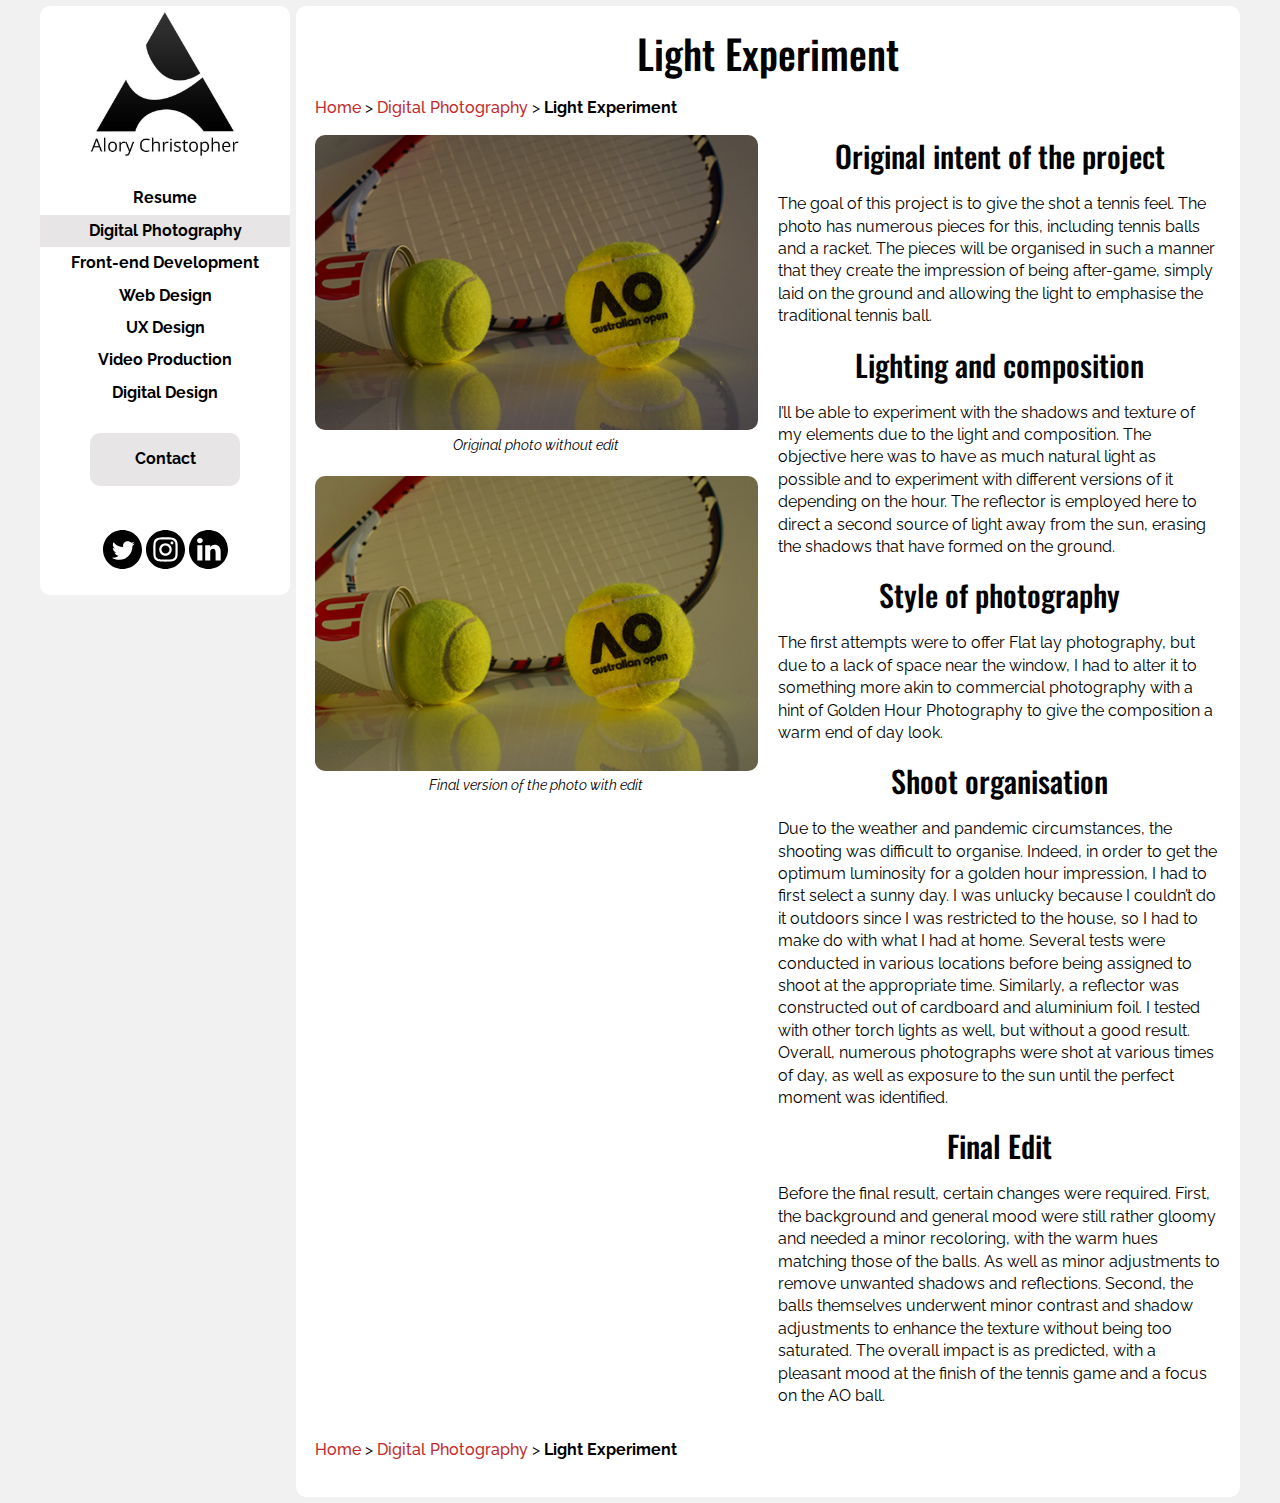
<file: digital-photography/light-experiment.html>
<!DOCTYPE html>
<html lang="en">

<head>
    <meta charset="UTF-8">
    <meta http-equiv="X-UA-Compatible" content="IE=edge">
    <meta name="viewport" content="width=device-width, initial-scale=1.0">
    <link rel="stylesheet" href="../ressources/css/style.css" />
    <link rel="icon" type="image/x-icon" href="../ressources/images/favicon.ico">
    <title>Christopher Alory - Portfolio - Light Experiment</title>

    <meta name="description"
        content="Christopher Alory's protfolio with all my work. You can find more about my light experiment for Digital Photography">
</head>

<body>
    <!-- This is the header section visible for mobile only-->
    <header>
        <section class="layout layout-header">
            <a href="../index.html"><img src="../ressources/images/logo.jpg"
                    alt="Logo with Christopher Alory write on and with back home link" class="logo" /></a>
            <button class="menu-mobile"><img src="../ressources/images/mobile-menu.svg" alt="Menu"
                    class="icon-menu-mobile" /></button>
        </section>
        <!-- End of the header section visible for mobile only-->
    </header>
    <!-- This is the navigation section visible for mobile only-->
    <nav class="mobile-nav">
        <ul>
            <li><a href="../resume.html">Resume</a></li>
            <li><a class="active" href="../digital-photography.html">Digital Photography</a></li>
            <li><a href="../front-end-development.html">Front-end Development</a></li>
            <li><a href="../web-design.html">Web Design</a></li>
            <li><a href="../ux-design.html">UX Design</a></li>
            <li><a href="../video-production.html">Video Production</a></li>
            <li><a href="../digital-design.html">Digital Design</a></li>
        </ul>
    </nav>
    <!-- End of navigation section visible for mobile only-->
    <main>
        <section class="layout-wide content-item-layout">
            <div>
                <!-- This is the navigation section visible for desktop only-->
                <nav>
                    <a href="../index.html"><img src="../ressources/images/logo.jpg"
                            alt="Logo with Christopher Alory write on and with back home link" class="logo" /></a>
                    <ul>
                        <li><a href="../resume.html">Resume</a></li>
                        <li><a class="active" href="../digital-photography.html">Digital Photography</a></li>
                        <li><a href="../front-end-development.html">Front-end Development</a></li>
                        <li><a href="../web-design.html">Web Design</a></li>
                        <li><a href="../ux-design.html">UX Design</a></li>
                        <li><a href="../video-production.html">Video Production</a></li>
                        <li><a href="../digital-design.html">Digital Design</a></li>
                    </ul>
                    <a href="../contact.html" class="btn btn-default">Contact</a>
                    <div class="content-item-3col social-btn">
                        <div><a href="https://twitter.com/chris_alory" target="_blank"><img
                                    src="../ressources/images/twitter.svg" alt="Twitter link" /></a></div>
                        <div><a href="https://www.instagram.com/chris_alory/" target="_blank"><img
                                    src="../ressources/images/IG.svg" alt="Instagram link" /></a></div>
                        <div><a href="https://www.linkedin.com/in/christopher-alory/" target="_blank"><img
                                    src="../ressources/images/linkedin.svg" alt="LinkedIn link" /></a></div>
                    </div>
                </nav>
                <!-- End of the navigation section visible for desktop only-->
            </div>
            <div class="layout layout-grid content">
                <!--Content here-->
                <h1>Light Experiment</h1>
                <p><a href="../index.html">Home</a> > <a href="../digital-photography.html">Digital Photography</a> >
                    <b>Light Experiment</b>
                </p>
                <div class="content-item-2col">
                    <div class="photo-side">
                        <!--Photo 1-->
                        <button class="zoom-in">
                            <img src="../ressources/images/digital-photography/thumb/light-experience-original.jpg"
                                alt="Thumbnail of the original photo with tennis balls and a racquet with a small light" /></button>
                        <div class="zoom-img">
                            <button class="zoom-close">X</button>
                            <img src="../ressources/images/digital-photography/light-experience-original.jpg"
                                alt="Original photo with tennis balls with a racquet with a small light" />
                        </div>
                        <p><i>Original photo without edit</i></p>
                        <!--Photo 1 end-->
                        <!--Photo 2-->
                        <button class="zoom-in2">
                            <img src="../ressources/images/digital-photography/thumb/light-experience-final.jpg"
                                alt="Thumbnail of the edited photo with tennis balls and racquet with warm light from the right side" /></button>
                        <div class="zoom-img2">
                            <button class="zoom-close2">X</button>
                            <img src="../ressources/images/digital-photography/light-experience-final.jpg"
                                alt="Edited photo with tennis balls and racquet with warm light from the right side" />
                        </div>
                        <p><i>Final version of the photo with edit</i></p>
                        <!--Photo 2 end-->
                    </div>
                    <div>
                        <h2>Original intent of the project</h2>
                        <p>The goal of this project is to give the shot a tennis feel. The photo has numerous pieces for
                            this, including tennis balls and a racket. The pieces will be organised in such a manner
                            that they create the impression of being after-game, simply laid on the ground and allowing
                            the light to emphasise the traditional tennis ball.
                        </p>
                        <h2>Lighting and composition</h2>
                        <p>I’ll be able to experiment with the shadows and texture of my elements due to the light and
                            composition. The objective here was to have as much natural light as possible and to
                            experiment with different versions of it depending on the hour. The reflector is employed
                            here to direct a second source of light away from the sun, erasing the shadows that have
                            formed on the ground.</p>
                        <h2>Style of photography</h2>
                        <p>The first attempts were to offer Flat lay photography, but due to a lack of space near the
                            window, I had to alter it to something more akin to commercial photography with a hint of
                            Golden Hour Photography to give the composition a warm end of day look.</p>
                        <h2>Shoot organisation</h2>
                        <p>Due to the weather and pandemic circumstances, the shooting was difficult to organise.
                            Indeed, in order to get the optimum luminosity for a golden hour impression, I had to first
                            select a sunny day. I was unlucky because I couldn’t do it outdoors since I was restricted
                            to the house, so I had to make do with what I had at home. Several tests were conducted in
                            various locations before being assigned to shoot at the appropriate time. Similarly, a
                            reflector was constructed out of cardboard and aluminium foil. I tested with other torch
                            lights as well, but without a good result. Overall, numerous photographs were shot at
                            various times of day, as well as exposure to the sun until the perfect moment was
                            identified.</p>
                        <h2>Final Edit</h2>
                        <p>Before the final result, certain changes were required.
                            First, the background and general mood were still rather gloomy and needed a minor
                            recoloring, with the warm hues matching those of the balls. As well as minor adjustments to
                            remove unwanted shadows and reflections.
                            Second, the balls themselves underwent minor contrast and shadow adjustments to enhance the
                            texture without being too saturated.
                            The overall impact is as predicted, with a pleasant mood at the finish of the tennis game
                            and a focus on the AO ball.</p>
                    </div>

                </div>
                <p><a href="../index.html">Home</a> > <a href="../digital-photography.html">Digital Photography</a> >
                    <b>Light Experiment</b>
                </p>
                <!-- End Content here-->
            </div>
        </section>
    </main>
    <!-- This is the footer section visible for mobile only-->
    <footer>
        <section class="layout layout-footer content-item-4col">
            <div class="mobile-footer"><a href="../contact.html" class="btn btn-default">Contact</a></div>
            <div class="content-item-3col social-btn">
                <div><a href="https://twitter.com/chris_alory" target="_blank"><img
                            src="../ressources/images/twitter.svg" alt="Twitter link" /></a></div>
                <div><a href="https://www.instagram.com/chris_alory/" target="_blank"><img
                            src="../ressources/images/IG.svg" alt="Instagram link" /></a></div>
                <div><a href="https://www.linkedin.com/in/christopher-alory/" target="_blank"><img
                            src="../ressources/images/linkedin.svg" alt="LinkedIn link" /></a></div>
            </div>
        </section>
    </footer>
    <!-- End of the footer section visible for mobile only-->
    <script src="../ressources/js/script.js"></script>
    <script src="../ressources/js/zoom.js"></script>
</body>

</html>
</file>
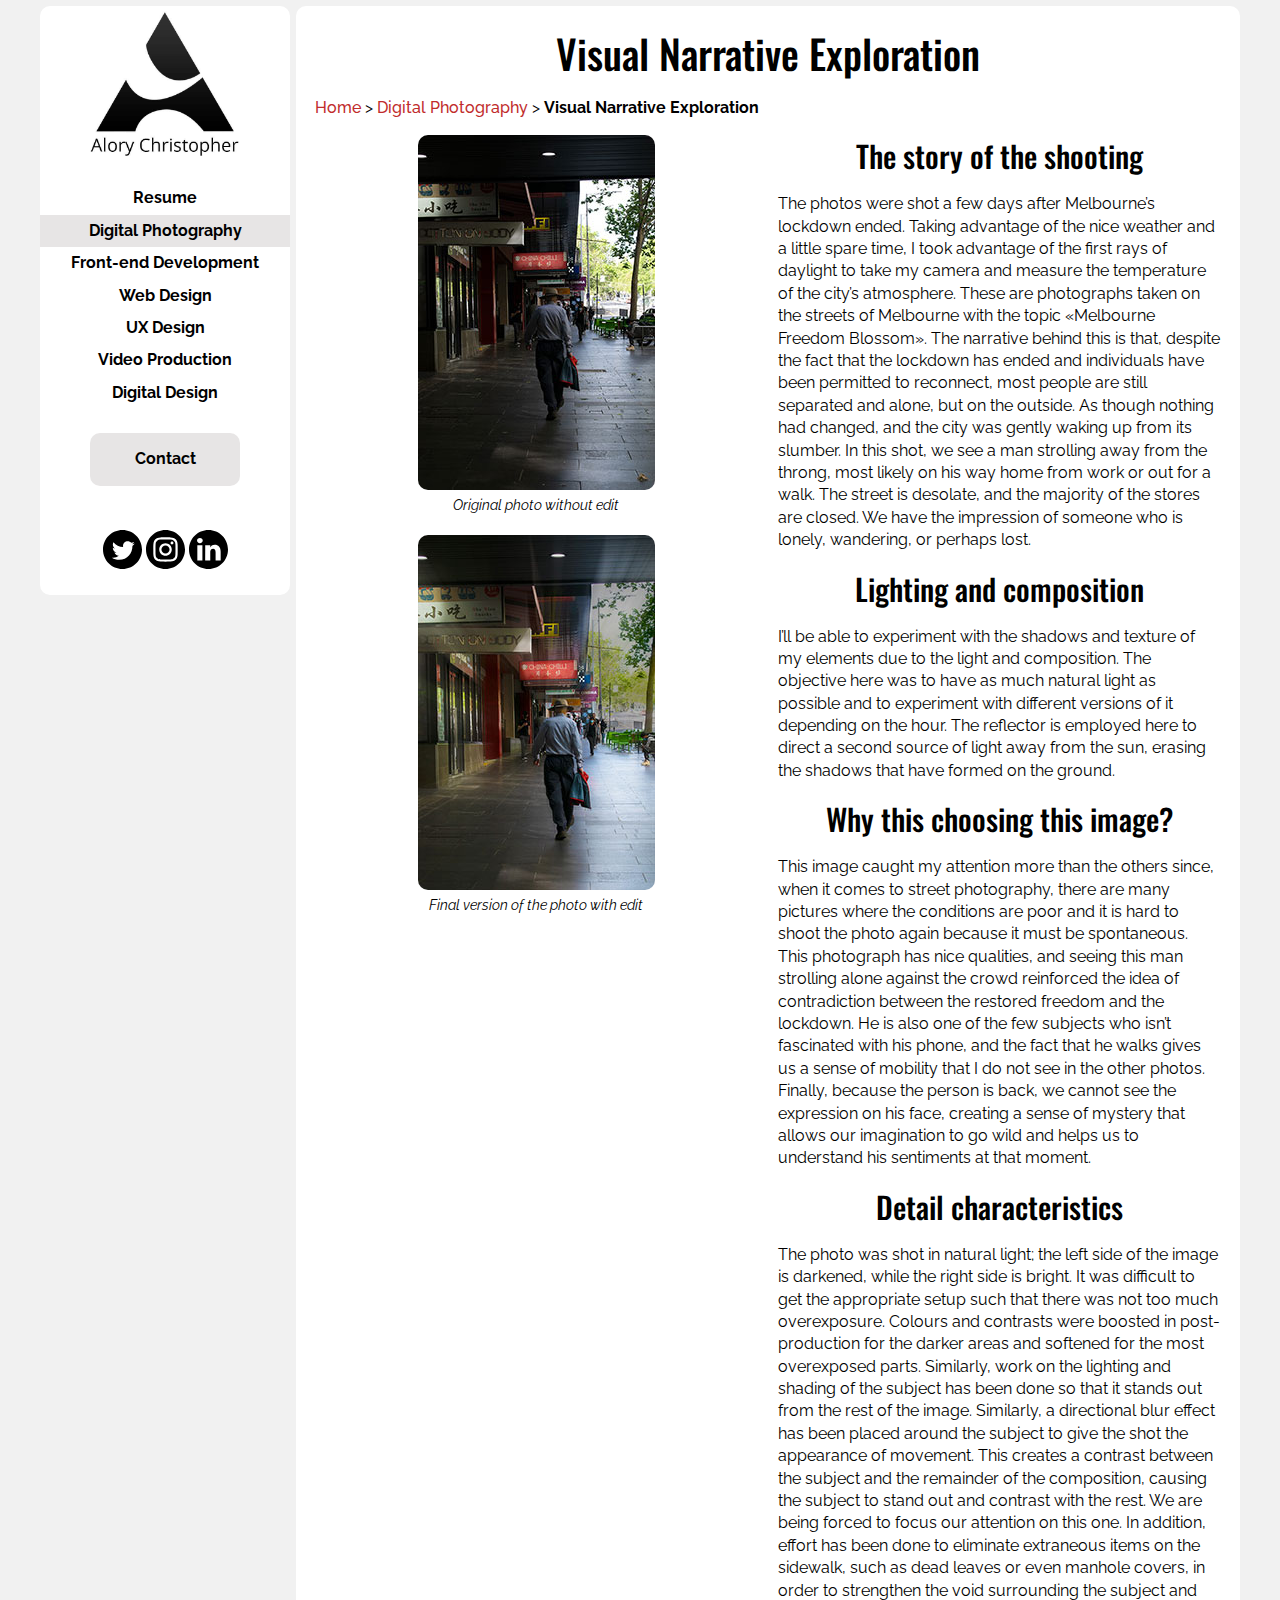
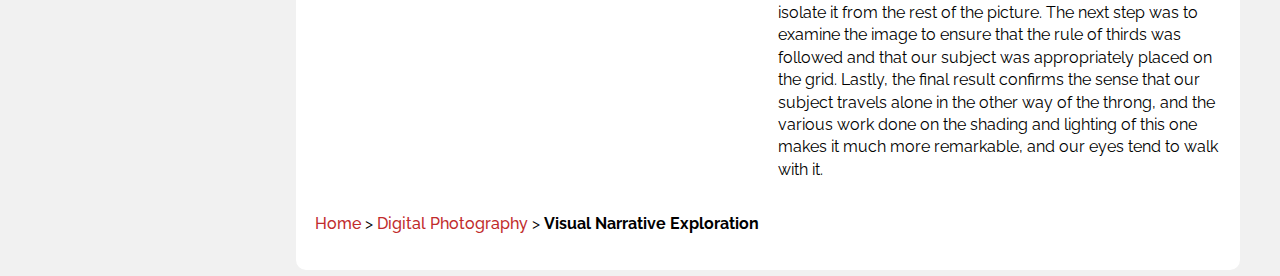
<file: digital-photography/visual-narrative.html>
<!DOCTYPE html>
<html lang="en">

<head>
    <meta charset="UTF-8">
    <meta http-equiv="X-UA-Compatible" content="IE=edge">
    <meta name="viewport" content="width=device-width, initial-scale=1.0">
    <link rel="stylesheet" href="../ressources/css/style.css" />
    <link rel="icon" type="image/x-icon" href="../ressources/images/favicon.ico">
    <title>Christopher Alory - Portfolio - Visual Narrative Exploration</title>

    <meta name="description"
        content="Christopher Alory's protfolio with all my work. You can find more about my visual narrative exploration for Digital Photography">
</head>

<body>
    <!-- This is the header section visible for mobile only-->
    <header>
        <section class="layout layout-header">
            <a href="../index.html"><img src="../ressources/images/logo.jpg"
                    alt="Logo with Christopher Alory write on and with back home link" class="logo" /></a>
            <button class="menu-mobile"><img src="../ressources/images/mobile-menu.svg" alt="Menu"
                    class="icon-menu-mobile" /></button>
        </section>
        <!-- End of the header section visible for mobile only-->
    </header>
    <!-- This is the navigation section visible for mobile only-->
    <nav class="mobile-nav">
        <ul>
            <li><a href="../resume.html">Resume</a></li>
            <li><a class="active" href="../digital-photography.html">Digital Photography</a></li>
            <li><a href="../front-end-development.html">Front-end Development</a></li>
            <li><a href="../web-design.html">Web Design</a></li>
            <li><a href="../ux-design.html">UX Design</a></li>
            <li><a href="../video-production.html">Video Production</a></li>
            <li><a href="../digital-design.html">Digital Design</a></li>
        </ul>
    </nav>
    <!-- End of navigation section visible for mobile only-->
    <main>
        <section class="layout-wide content-item-layout">
            <div>
                <!-- This is the navigation section visible for desktop only-->
                <nav>
                    <a href="../index.html"><img src="../ressources/images/logo.jpg"
                            alt="Logo with Christopher Alory write on and with back home link" class="logo" /></a>
                    <ul>
                        <li><a href="../resume.html">Resume</a></li>
                        <li><a class="active" href="../digital-photography.html">Digital Photography</a></li>
                        <li><a href="../front-end-development.html">Front-end Development</a></li>
                        <li><a href="../web-design.html">Web Design</a></li>
                        <li><a href="../ux-design.html">UX Design</a></li>
                        <li><a href="../video-production.html">Video Production</a></li>
                        <li><a href="../digital-design.html">Digital Design</a></li>
                    </ul>
                    <a href="../contact.html" class="btn btn-default">Contact</a>
                    <div class="content-item-3col social-btn">
                        <div><a href="https://twitter.com/chris_alory" target="_blank"><img
                                    src="../ressources/images/twitter.svg" alt="Twitter link" /></a></div>
                        <div><a href="https://www.instagram.com/chris_alory/" target="_blank"><img
                                    src="../ressources/images/IG.svg" alt="Instagram link" /></a></div>
                        <div><a href="https://www.linkedin.com/in/christopher-alory/" target="_blank"><img
                                    src="../ressources/images/linkedin.svg" alt="LinkedIn link" /></a></div>
                    </div>
                </nav>
                <!-- End of the navigation section visible for desktop only-->
            </div>
            <div class="layout layout-grid content">
                <!--Content here-->
                <h1>Visual Narrative Exploration</h1>
                <p><a href="../index.html">Home</a> > <a href="../digital-photography.html">Digital Photography</a> >
                    <b>Visual Narrative Exploration</b>
                </p>
                <div class="content-item-2col">
                    <div class="photo-side">
                        <!--Photo 1-->
                        <button class="zoom-in">
                            <img src="../ressources/images/digital-photography/thumb/visual-narrative-original.jpg"
                                alt="Thumbnail of the original photo with a man walking on the street on a dark light and imperfections" /></button>
                        <div class="zoom-img">
                            <button class="zoom-close">X</button>
                            <img src="../ressources/images/digital-photography/visual-narrative-original.jpg"
                                alt="Original photo with a man walking on the street on a dark light and imperfections" />
                        </div>
                        <p><i>Original photo without edit</i></p>
                        <!--Photo 1 end-->
                        <!--Photo 2-->
                        <button class="zoom-in2">
                            <img src="../ressources/images/digital-photography/thumb/visual-narrative-final.jpg"
                                alt="Thumbnail of the edited photo with a man walking on the street with a good light  and speed effect" /></button>
                        <div class="zoom-img2">
                            <button class="zoom-close2">X</button>
                            <img src="../ressources/images/digital-photography/visual-narrative-final.jpg"
                                alt="Edited photo with a man walking on the street with a good light  and speed effect" />
                        </div>
                        <p><i>Final version of the photo with edit</i></p>
                        <!--Photo 2 end-->
                    </div>
                    <div>
                        <h2>The story of the shooting</h2>
                        <p>The photos were shot a few days after Melbourne’s lockdown ended. Taking advantage of the
                            nice weather and a little spare time, I took advantage of the first rays of daylight to take
                            my camera and measure the temperature of the city’s atmosphere. These are photographs taken
                            on the streets of Melbourne with the topic «Melbourne Freedom Blossom». The narrative behind
                            this is that, despite the fact that the lockdown has ended and individuals have been
                            permitted to reconnect, most people are still separated and alone, but on the outside. As
                            though nothing had changed, and the city was gently waking up from its slumber. In this
                            shot, we see a man strolling away from the throng, most likely on his way home from work or
                            out for a walk. The street is desolate, and the majority of the stores are closed. We have
                            the impression of someone who is lonely, wandering, or perhaps lost.
                        </p>
                        <h2>Lighting and composition</h2>
                        <p>I’ll be able to experiment with the shadows and texture of my elements due to the light and
                            composition. The objective here was to have as much natural light as possible and to
                            experiment with different versions of it depending on the hour. The reflector is employed
                            here to direct a second source of light away from the sun, erasing the shadows that have
                            formed on the ground.</p>
                        <h2>Why this choosing this image?</h2>
                        <p>This image caught my attention more than the others since, when it comes to street
                            photography, there are many pictures where the conditions are poor and it is hard to shoot
                            the photo again because it must be spontaneous. This photograph has nice qualities, and
                            seeing this man strolling alone against the crowd reinforced the idea of contradiction
                            between the restored freedom and the lockdown. He is also one of the few subjects who isn’t
                            fascinated with his phone, and the fact that he walks gives us a sense of mobility that I do
                            not see in the other photos. Finally, because the person is back, we cannot see the
                            expression on his face, creating a sense of mystery that allows our imagination to go wild
                            and helps us to understand his sentiments at that moment.</p>
                        <h2>Detail characteristics</h2>
                        <p>The photo was shot in natural light; the left side of the image is darkened, while the right
                            side is bright. It was difficult to get the appropriate setup such that there was not too
                            much overexposure. Colours and contrasts were boosted in post-production for the darker
                            areas and softened for the most overexposed parts. Similarly, work on the lighting and
                            shading of the subject has been done so that it stands out from the rest of the image.
                            Similarly, a directional blur effect has been placed around the subject to give the shot the
                            appearance of movement. This creates a contrast between the subject and the remainder of the
                            composition, causing the subject to stand out and contrast with the rest. We are being
                            forced to focus our attention on this one. In addition, effort has been done to eliminate
                            extraneous items on the sidewalk, such as dead leaves or even manhole covers, in order to
                            strengthen the void surrounding the subject and isolate it from the rest of the picture. The
                            next step was to examine the image to ensure that the rule of thirds was followed and that
                            our subject was appropriately placed on the grid. Lastly, the final result confirms the
                            sense that our subject travels alone in the other way of the throng, and the various work
                            done on the shading and lighting of this one makes it much more remarkable, and our eyes
                            tend to walk with it.</p>
                    </div>

                </div>
                <p><a href="../index.html">Home</a> > <a href="../digital-photography.html">Digital Photography</a> >
                    <b>Visual Narrative Exploration</b>
                </p>
                <!-- End Content here-->
            </div>
        </section>
    </main>
    <!-- This is the footer section visible for mobile only-->
    <footer>
        <section class="layout layout-footer content-item-4col">
            <div class="mobile-footer"><a href="../contact.html" class="btn btn-default">Contact</a></div>
            <div class="content-item-3col social-btn">
                <div><a href="https://twitter.com/chris_alory" target="_blank"><img
                            src="../ressources/images/twitter.svg" alt="Twitter link" /></a></div>
                <div><a href="https://www.instagram.com/chris_alory/" target="_blank"><img
                            src="../ressources/images/IG.svg" alt="Instagram link" /></a></div>
                <div><a href="https://www.linkedin.com/in/christopher-alory/" target="_blank"><img
                            src="../ressources/images/linkedin.svg" alt="LinkedIn link" /></a></div>
            </div>
        </section>
    </footer>
    <!-- End of the footer section visible for mobile only-->
    <script src="../ressources/js/script.js"></script>
    <script src="../ressources/js/zoom.js"></script>
</body>

</html>
</file>
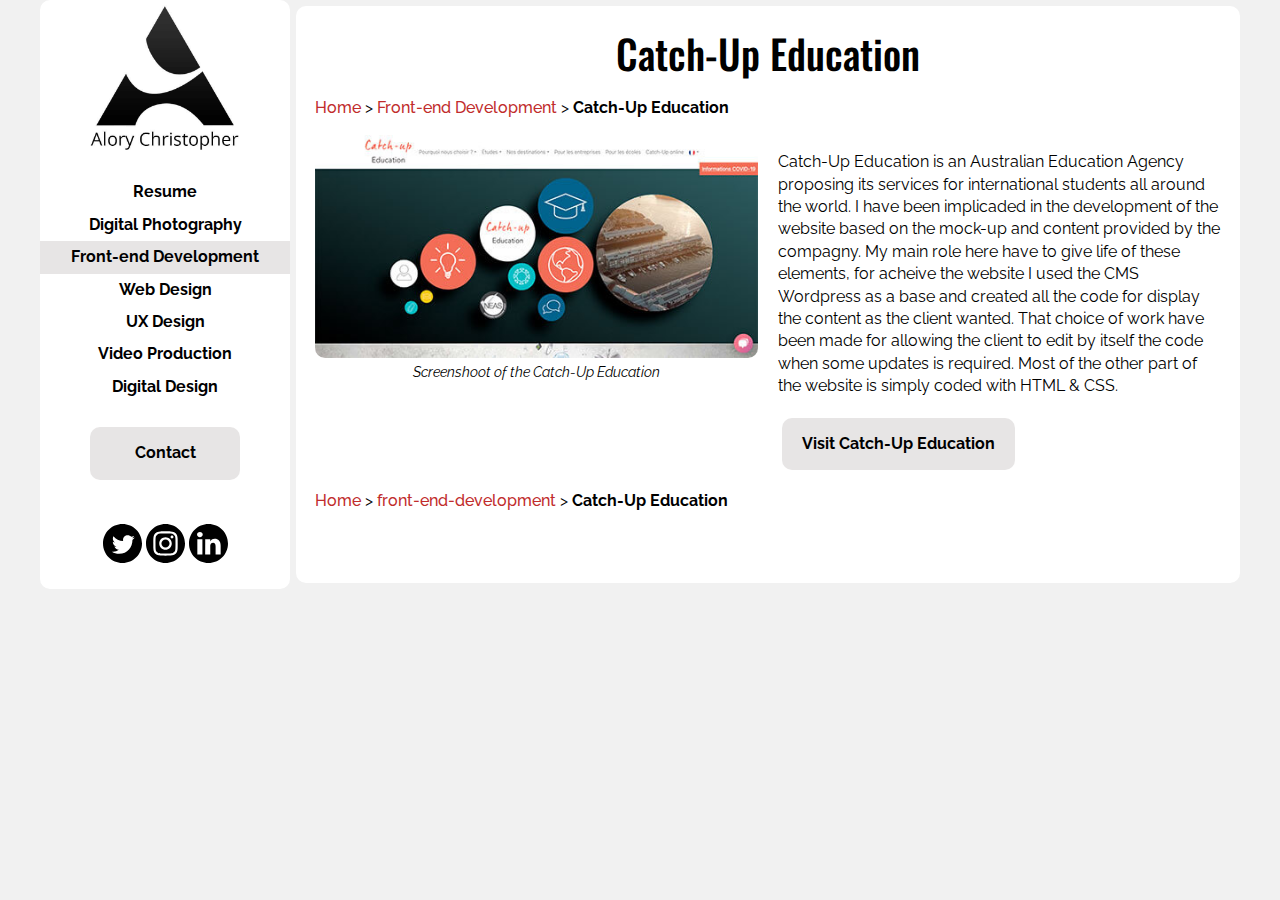
<file: front-end-development/catch-up-education.html>
<!DOCTYPE html>
<html lang="en">

<head>
    <meta charset="UTF-8">
    <meta http-equiv="X-UA-Compatible" content="IE=edge">
    <meta name="viewport" content="width=device-width, initial-scale=1.0">
    <link rel="stylesheet" href="../ressources/css/style.css" />
    <link rel="icon" type="image/x-icon" href="../ressources/images/favicon.ico">
    <title>Christopher Alory - Portfolio - Catch-Up Education</title>

    <meta name="description"
        content="Christopher Alory's protfolio with all my work. You can find more about Catch-Up Education for front-end Development">
</head>

<body>
    <!-- This is the header section visible for mobile only-->
    <header>
        <section class="layout layout-header">
            <a href="../index.html"><img src="../ressources/images/logo.jpg"
                    alt="Logo with Christopher Alory write on and with back home link" class="logo" /></a>
            <button class="menu-mobile"><img src="../ressources/images/mobile-menu.svg" alt="Menu"
                    class="icon-menu-mobile" /></button>
        </section>
        <!-- End of the header section visible for mobile only-->
    </header>
    <!-- This is the navigation section visible for mobile only-->
    <nav class="mobile-nav">
        <ul>
            <li><a href="../resume.html">Resume</a></li>
            <li><a href="../digital-photography.html">Digital Photography</a></li>
            <li><a class="active" href="../front-end-development.html">Front-end Development</a></li>
            <li><a href="../web-design.html">Web Design</a></li>
            <li><a href="../ux-design.html">UX Design</a></li>
            <li><a href="../video-production.html">Video Production</a></li>
            <li><a href="../digital-design.html">Digital Design</a></li>
        </ul>
    </nav>
    <!-- End of navigation section visible for mobile only-->
    <main>
        <section class="layout-wide content-item-layout">
            <div>
                <!-- This is the navigation section visible for desktop only-->
                <nav>
                    <a href="../index.html"><img src="../ressources/images/logo.jpg"
                            alt="Logo with Christopher Alory write on and with back home link" class="logo" /></a>
                    <ul>
                        <li><a href="../resume.html">Resume</a></li>
                        <li><a href="../digital-photography.html">Digital Photography</a></li>
                        <li><a class="active" href="../front-end-development.html">Front-end Development</a></li>
                        <li><a href="../web-design.html">Web Design</a></li>
                        <li><a href="../ux-design.html">UX Design</a></li>
                        <li><a href="../video-production.html">Video Production</a></li>
                        <li><a href="../digital-design.html">Digital Design</a></li>
                    </ul>
                    <a href="../contact.html" class="btn btn-default">Contact</a>
                    <div class="content-item-3col social-btn">
                        <div><a href="https://twitter.com/chris_alory" target="_blank"><img
                                    src="../ressources/images/twitter.svg" alt="Twitter link" /></a></div>
                        <div><a href="https://www.instagram.com/chris_alory/" target="_blank"><img
                                    src="../ressources/images/IG.svg" alt="Instagram link" /></a></div>
                        <div><a href="https://www.linkedin.com/in/christopher-alory/" target="_blank"><img
                                    src="../ressources/images/linkedin.svg" alt="LinkedIn link" /></a></div>
                    </div>
                </nav>
                <!-- End of the navigation section visible for desktop only-->
            </div>
            <div class="layout layout-grid content">
                <!--Content here-->
                <h1>Catch-Up Education</h1>
                <p><a href="../index.html">Home</a> > <a href="../front-end-development.html">Front-end Development</a>
                    >
                    <b>Catch-Up Education</b>
                </p>
                <div class="content-item-2col">
                    <div class="photo-side">
                        <!--Photo 1-->
                        <button class="zoom-in">
                            <img src="../ressources/images/front-end-development/thumb/screenshoot-catch-up-education.jpg"
                                alt="Thumbnail of the screenshot of the website Catch-Up Education" /></button>
                        <div class="zoom-img">
                            <button class="zoom-close">X</button>
                            <img src="../ressources/images/front-end-development/screenshoot-catch-up-education.jpg"
                                alt="Screenshot of the website Catch-Up Education" />
                        </div>
                        <p><i>Screenshoot of the Catch-Up Education</i></p>
                    </div>
                    <!--Photo 1 End-->
                    <div>
                        <p>Catch-Up Education is an Australian Education Agency proposing its services for international
                            students all around the world. I have been implicaded in the development of the website
                            based on the mock-up and content provided by the compagny. My main role here have to give
                            life of these elements, for acheive the website I used the CMS Wordpress as a base and
                            created all the code for display the content as the client wanted. That choice of work have
                            been made for allowing the client to edit by itself the code when some updates is required.
                            Most of the other part of the website is simply coded with HTML & CSS.
                        </p>
                        <a href="http://catch-up-education.com" class="btn btn-default" target="_blank">Visit Catch-Up
                            Education</a>
                    </div>

                </div>
                <p><a href="../index.html">Home</a> > <a href="../front-end-development.html">front-end-development</a>
                    >
                    <b>Catch-Up Education</b>
                </p>
                <!-- End Content here-->
            </div>
        </section>
    </main>
    <!-- This is the footer section visible for mobile only-->
    <footer>
        <section class="layout layout-footer content-item-4col">
            <div class="mobile-footer"><a href="../contact.html" class="btn btn-default">Contact</a></div>
            <div class="content-item-3col social-btn">
                <div><a href="https://twitter.com/chris_alory" target="_blank"><img
                            src="../ressources/images/twitter.svg" alt="Twitter link" /></a></div>
                <div><a href="https://www.instagram.com/chris_alory/" target="_blank"><img
                            src="../ressources/images/IG.svg" alt="Instagram link" /></a></div>
                <div><a href="https://www.linkedin.com/in/christopher-alory/" target="_blank"><img
                            src="../ressources/images/linkedin.svg" alt="LinkedIn link" /></a></div>
            </div>
        </section>
    </footer>
    <!-- End of the footer section visible for mobile only-->
    <script src="../ressources/js/script.js"></script>
    <script src="../ressources/js/zoom.js"></script>
</body>

</html>
</file>
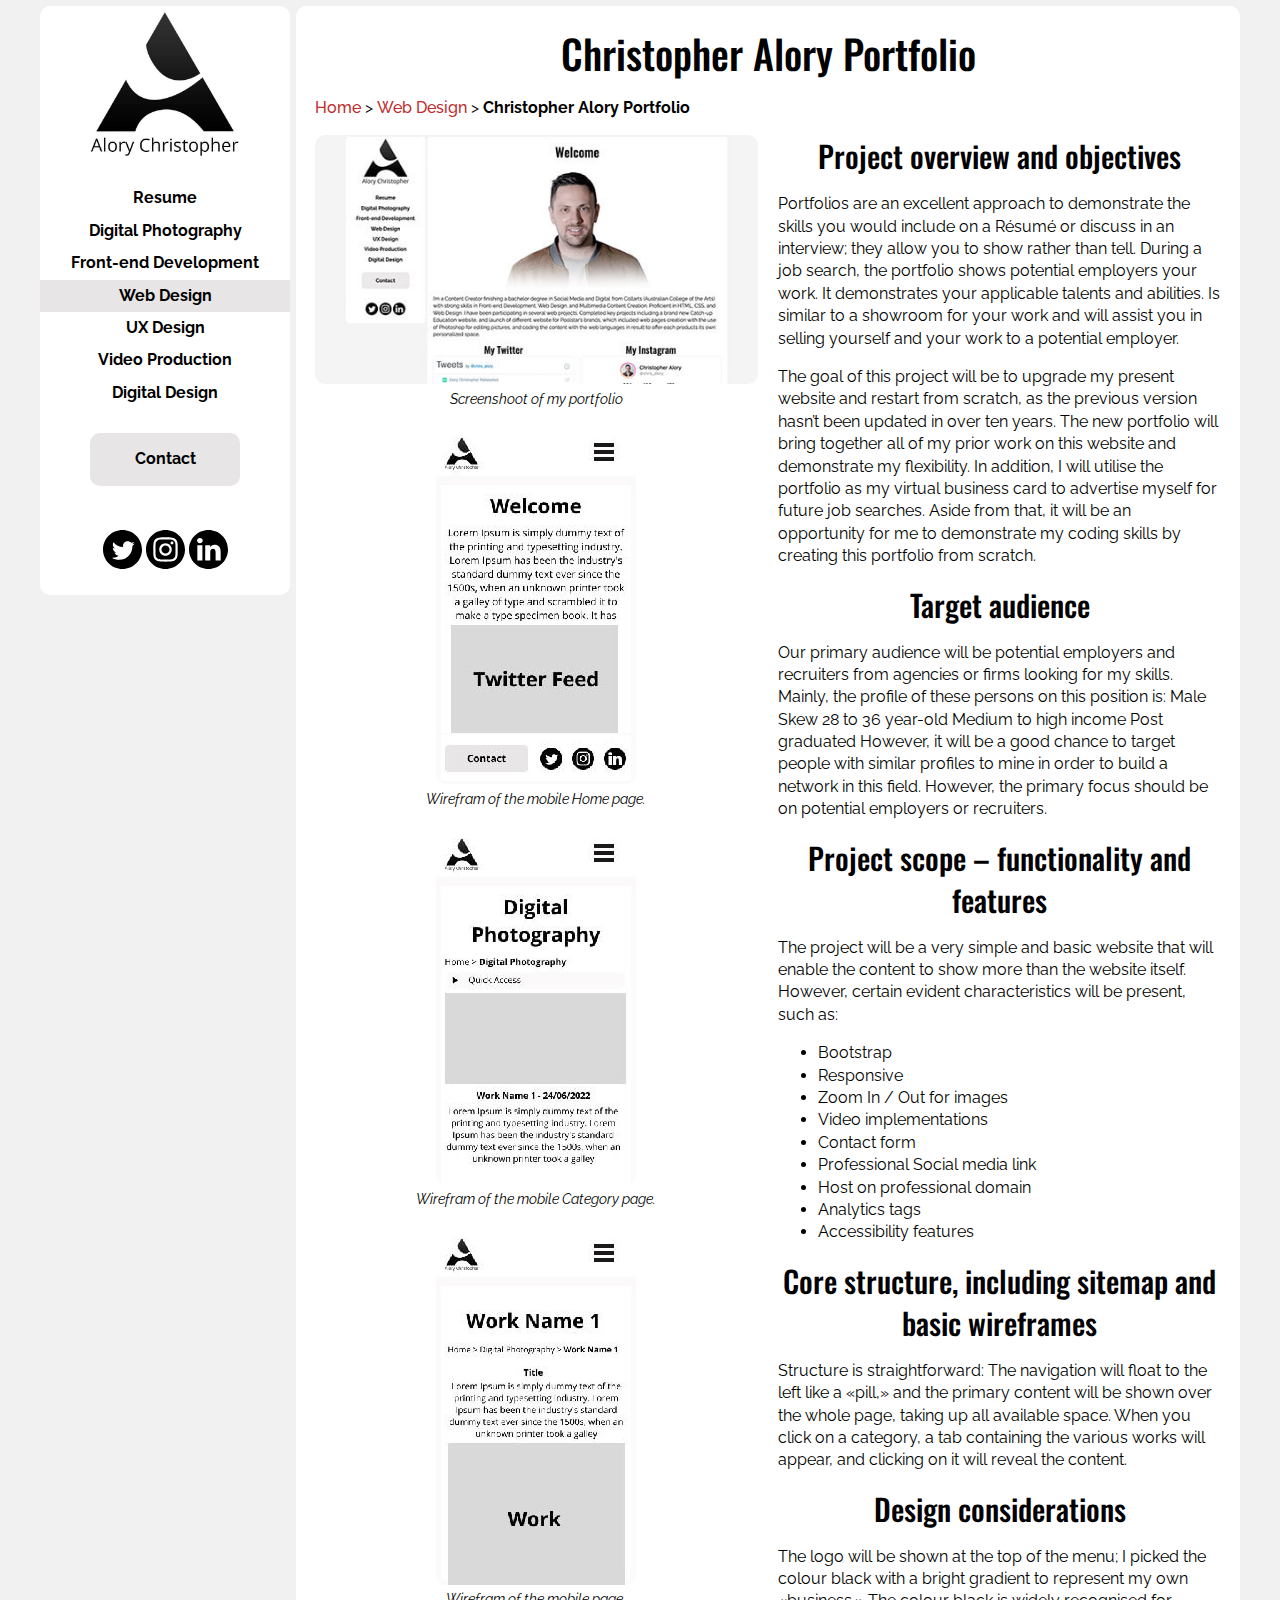
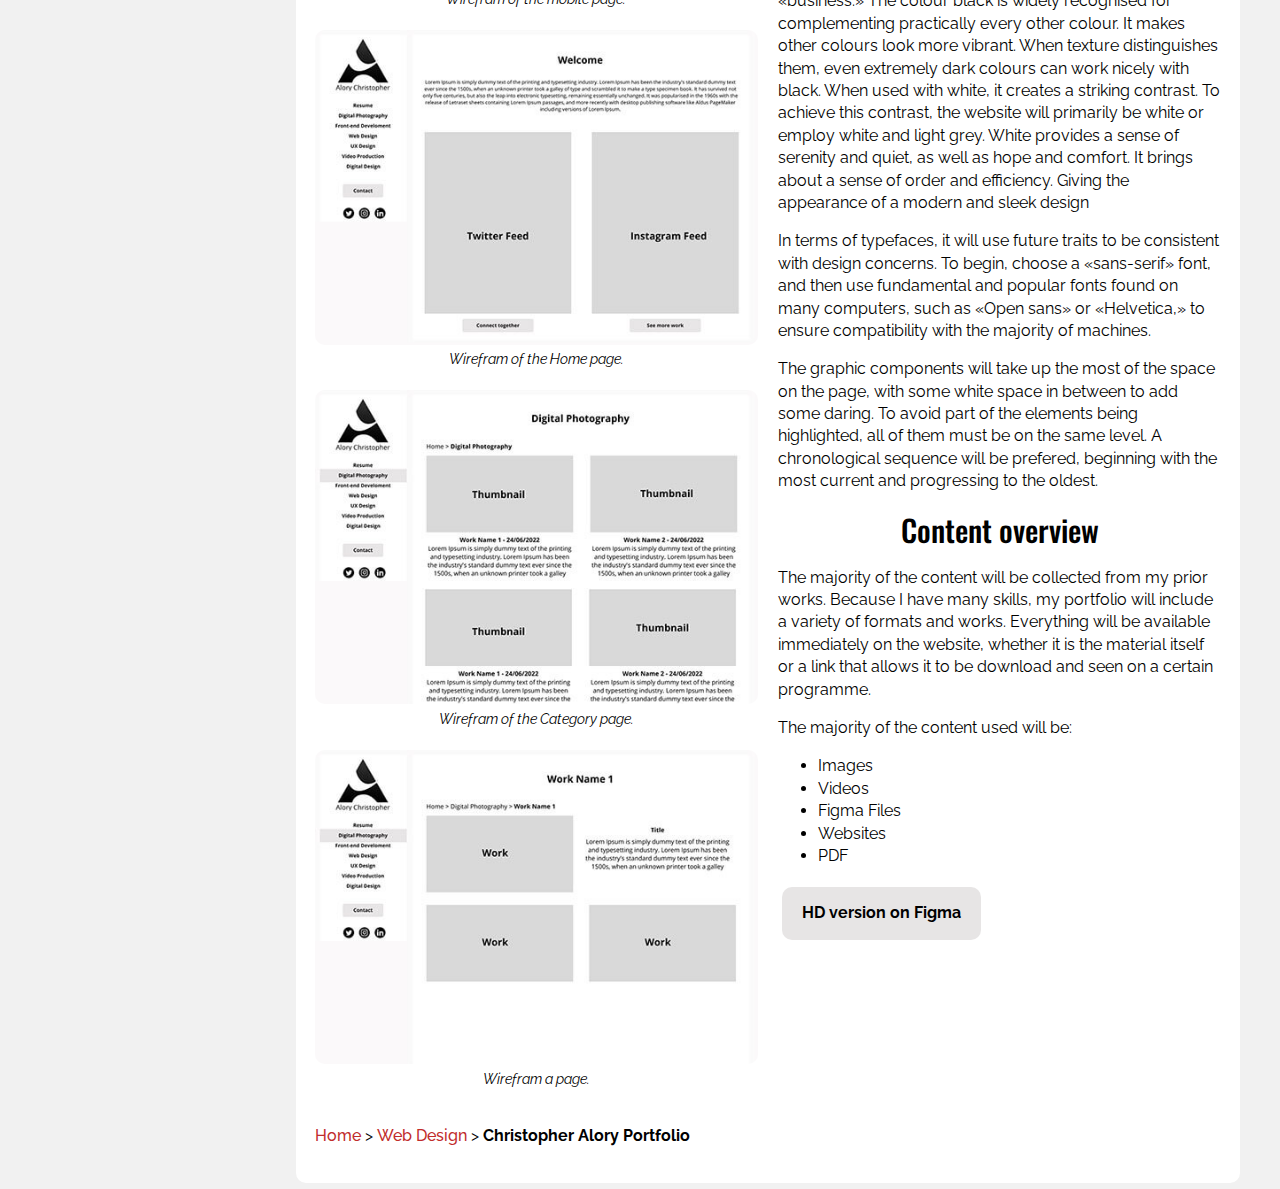
<file: web-design/christopher-alory-portfolio.html>
<!DOCTYPE html>
<html lang="en">

<head>
    <meta charset="UTF-8">
    <meta http-equiv="X-UA-Compatible" content="IE=edge">
    <meta name="viewport" content="width=device-width, initial-scale=1.0">
    <link rel="stylesheet" href="../ressources/css/style.css" />
    <link rel="icon" type="image/x-icon" href="../ressources/images/favicon.ico">
    <title>Christopher Alory - Portfolio - Christopher Alory Portfolio</title>

    <meta name="description"
        content="Christopher Alory's protfolio with all my work. You can find more about my portfolio for Web Design">
</head>

<body>
    <!-- This is the header section visible for mobile only-->
    <header>
        <section class="layout layout-header">
            <a href="../index.html"><img src="../ressources/images/logo.jpg"
                    alt="Logo with Christopher Alory write on and with back home link" class="logo" /></a>
            <button class="menu-mobile"><img src="../ressources/images/mobile-menu.svg" alt="Menu"
                    class="icon-menu-mobile" /></button>
        </section>
        <!-- End of the header section visible for mobile only-->
    </header>
    <!-- This is the navigation section visible for mobile only-->
    <nav class="mobile-nav">
        <ul>
            <li><a href="../resume.html">Resume</a></li>
            <li><a href="../digital-photography.html">Digital Photography</a></li>
            <li><a href="../front-end-development.html">Front-end Development</a></li>
            <li><a class="active" href="../web-design.html">Web Design</a></li>
            <li><a href="../ux-design.html">UX Design</a></li>
            <li><a href="../video-production.html">Video Production</a></li>
            <li><a href="../digital-design.html">Digital Design</a></li>
        </ul>
    </nav>
    <!-- End of navigation section visible for mobile only-->
    <main>
        <section class="layout-wide content-item-layout">
            <div>
                <!-- This is the navigation section visible for desktop only-->
                <nav>
                    <a href="../index.html"><img src="../ressources/images/logo.jpg"
                            alt="Logo with Christopher Alory write on and with back home link" class="logo" /></a>
                    <ul>
                        <li><a href="../resume.html">Resume</a></li>
                        <li><a href="../digital-photography.html">Digital Photography</a></li>
                        <li><a href="../front-end-development.html">Front-end Development</a></li>
                        <li><a class="active" href="../web-design.html">Web Design</a></li>
                        <li><a href="../ux-design.html">UX Design</a></li>
                        <li><a href="../video-production.html">Video Production</a></li>
                        <li><a href="../digital-design.html">Digital Design</a></li>
                    </ul>
                    <a href="../contact.html" class="btn btn-default">Contact</a>
                    <div class="content-item-3col social-btn">
                        <div><a href="https://twitter.com/chris_alory" target="_blank"><img
                                    src="../ressources/images/twitter.svg" alt="Twitter link" /></a></div>
                        <div><a href="https://www.instagram.com/chris_alory/" target="_blank"><img
                                    src="../ressources/images/IG.svg" alt="Instagram link" /></a></div>
                        <div><a href="https://www.linkedin.com/in/christopher-alory/" target="_blank"><img
                                    src="../ressources/images/linkedin.svg" alt="LinkedIn link" /></a></div>
                    </div>
                </nav>
                <!-- End of the navigation section visible for desktop only-->
            </div>
            <div class="layout layout-grid content">
                <!--Content here-->
                <h1>Christopher Alory Portfolio</h1>
                <p><a href="../index.html">Home</a> > <a href="../web-design.html">Web Design</a> >
                    <b>Christopher Alory Portfolio</b>
                </p>
                <div class="content-item-2col">
                    <div class="photo-side">
                        <!--Photo 1-->
                        <button class="zoom-in">
                            <img src="../ressources/images/web-design/thumb/screenshoot-christopher-alory-portfolio.jpg"
                                alt="Thumbnail of the screenshot of my portfolio" /></button>
                        <div class="zoom-img">
                            <button class="zoom-close">X</button>
                            <img src="../ressources/images/web-design/screenshoot-christopher-alory-portfolio.jpg"
                                alt="Screenshot of my portfolio" />
                        </div>
                        <p><i>Screenshoot of my portfolio</i></p>
                        <!--Photo 1 end-->
                        <!--Photo 2-->
                        <button class="zoom-in2">
                            <img src="../ressources/images/web-design/thumb/wireframe-mobile-home.jpg"
                                alt="Thumbnail of wirefram of the mobile version of the home page" /></button>
                        <div class="zoom-img2">
                            <button class="zoom-close2">X</button>
                            <img src="../ressources/images/web-design/wireframe-mobile-home.png"
                                alt="Wirefram of the mobile version of the home page" />
                        </div>
                        <p><i>Wirefram of the mobile Home page.</i></p>
                        <!--Photo 2 end-->
                        <!--Photo 3-->
                        <button class="zoom-in3">
                            <img src="../ressources/images/web-design/thumb/wireframe-mobile-category.jpg"
                                alt="Thumbnail of wirefram of the mobile version of the category page" /></button>
                        <div class="zoom-img3">
                            <button class="zoom-close3">X</button>
                            <img src="../ressources/images/web-design/wireframe-mobile-category.png"
                                alt="Wirefram of the mobile version of the category page" />
                        </div>
                        <p><i>Wirefram of the mobile Category page.</i></p>
                        <!--Photo 3 end-->
                        <!--Photo 4-->
                        <button class="zoom-in4">
                            <img src="../ressources/images/web-design/thumb/wireframe-mobile-page.jpg"
                                alt="Thumbnail of wirefram of the mobile version of a page" /></button>
                        <div class="zoom-img4">
                            <button class="zoom-close4">X</button>
                            <img src="../ressources/images/web-design/wireframe-mobile-page.png"
                                alt="Wirefram of the mobile version a page" />
                        </div>
                        <p><i>Wirefram of the mobile page.</i></p>
                        <!--Photo 4 end-->
                        <!--Photo 5-->
                        <button class="zoom-in5">
                            <img src="../ressources/images/web-design/thumb/wireframe-desktop-home.jpg"
                                alt="Thumbnail of wirefram of the desktop version of the home page" /></button>
                        <div class="zoom-img5">
                            <button class="zoom-close5">X</button>
                            <img src="../ressources/images/web-design/wireframe-desktop-home.jpg"
                                alt="Wirefram of the desktop version of the home page" />
                        </div>
                        <p><i>Wirefram of the Home page.</i></p>
                        <!--Photo 5 end-->
                        <!--Photo 6-->
                        <button class="zoom-in6">
                            <img src="../ressources/images/web-design/thumb/wireframe-desktop-category.jpg"
                                alt="Thumbnail of wirefram of the desktop version of the category page" /></button>
                        <div class="zoom-img6">
                            <button class="zoom-close6">X</button>
                            <img src="../ressources/images/web-design/wireframe-desktop-category.jpg"
                                alt="Wirefram of the desktop version of the category page" />
                        </div>
                        <p><i>Wirefram of the Category page.</i></p>
                        <!--Photo 6 end-->
                        <!--Photo 7-->
                        <button class="zoom-in7">
                            <img src="../ressources/images/web-design/thumb/wireframe-desktop-page.jpg"
                                alt="Thumbnail of wirefram of the desktop version a page" /></button>
                        <div class="zoom-img7">
                            <button class="zoom-close7">X</button>
                            <img src="../ressources/images/web-design/wireframe-desktop-page.jpg"
                                alt="Wirefram of the desktop version of a page" />
                        </div>
                        <p><i>Wirefram a page.</i></p>
                        <!--Photo 7 end-->
                    </div>
                    <div>
                        <h2>Project overview and objectives</h2>
                        <p>Portfolios are an excellent approach to demonstrate the skills you would include on a Résumé
                            or discuss in an interview; they allow you to show rather than tell. During a job search,
                            the portfolio shows potential employers your work. It demonstrates your applicable talents
                            and abilities. Is similar to a showroom for your work and will assist you in selling
                            yourself and your work to a potential employer.</p>
                        <p>
                            The goal of this project will be to upgrade my present website and restart from scratch, as
                            the previous version hasn’t been updated in over ten years. The new portfolio will bring
                            together all of my prior work on this website and demonstrate my flexibility. In addition, I
                            will utilise the portfolio as my virtual business card to advertise myself for future job
                            searches. Aside from that, it will be an opportunity for me to demonstrate my coding skills
                            by creating this portfolio from scratch.</p>
                        <h2>Target audience</h2>
                        <p>Our primary audience will be potential employers and recruiters from agencies or firms
                            looking for my skills.
                            Mainly, the profile of these persons on this position is:
                            Male Skew
                            28 to 36 year-old Medium to high income Post graduated
                            However, it will be a good chance to target people with similar profiles to mine in order to
                            build a network in this field. However, the primary focus should be on potential employers
                            or recruiters.</p>
                        <h2>Project scope – functionality and features</h2>
                        <p>The project will be a very simple and basic website that will enable the content to show more
                            than the website itself. However, certain evident characteristics will be present, such as:
                        </p>
                        <ul>
                            <li>Bootstrap</li>
                            <li>Responsive</li>
                            <li>Zoom In / Out for images</li>
                            <li>Video implementations</li>
                            <li>Contact form</li>
                            <li>Professional Social media link</li>
                            <li>Host on professional domain</li>
                            <li>Analytics tags</li>
                            <li>Accessibility features</li>
                        </ul>
                        <h2>Core structure, including sitemap and basic wireframes</h2>
                        <p>Structure is straightforward: The navigation will float to the left like a «pill,» and the
                            primary content will be shown over the whole page, taking up all available space. When you
                            click on a category, a tab containing the various works will appear, and clicking on it will
                            reveal the content.</p>
                        <h2>Design considerations</h2>
                        <p>The logo will be shown at the top of the menu; I picked the colour black with a bright
                            gradient to represent my own «business.» The colour black is widely recognised for
                            complementing practically every other colour. It makes other colours look more vibrant. When
                            texture distinguishes them, even extremely dark colours can work nicely with black. When
                            used with white, it creates a striking contrast. To achieve this contrast, the website will
                            primarily be white or employ white and light grey. White provides a sense of serenity and
                            quiet, as well as hope and comfort. It brings about a sense of order and efficiency. Giving
                            the appearance of a modern and sleek design</p>
                        <p>In terms of typefaces, it will use future traits to be consistent with design concerns. To
                            begin, choose a «sans-serif» font, and then use fundamental and popular fonts found on many
                            computers, such as «Open sans» or «Helvetica,» to ensure compatibility with the majority of
                            machines.</p>
                        <p>The graphic components will take up the most of the space on the page, with some white space
                            in between to add some daring. To avoid part of the elements being highlighted, all of them
                            must be on the same level. A chronological sequence will be prefered, beginning with the
                            most current and progressing to the oldest.</p>
                        <h2>Content overview</h2>
                        <p>The majority of the content will be collected from my prior works. Because I have many
                            skills, my portfolio will include a variety of formats and works. Everything will be
                            available immediately on the website, whether it is the material itself or a link that
                            allows it to be download and seen on a certain programme.</p>
                        <p>The majority of the content used will be:</p>
                        <ul>
                            <li>Images</li>
                            <li>Videos</li>
                            <li>Figma Files</li>
                            <li>Websites</li>
                            <li>PDF</li>
                        </ul>

                        <a href="https://www.figma.com/file/SEy7TdKWtBSkLUXefB5R4g/Portfolio-Project?node-id=0%3A1"
                            class="btn btn-default" target="_blank">HD version on Figma</a>
                    </div>

                </div>
                <p><a href="../index.html">Home</a> > <a href="../web-design.html">Web Design</a> >
                    <b>Christopher Alory Portfolio</b>
                </p>
                <!-- End Content here-->
            </div>
        </section>
    </main>
    <!-- This is the footer section visible for mobile only-->
    <footer>
        <section class="layout layout-footer content-item-4col">
            <div class="mobile-footer"><a href="../web-design.html" class="btn btn-default">Contact</a></div>
            <div class="content-item-3col social-btn">
                <div><a href="https://twitter.com/chris_alory" target="_blank"><img
                            src="../ressources/images/twitter.svg" alt="Twitter link" /></a></div>
                <div><a href="https://www.instagram.com/chris_alory/" target="_blank"><img
                            src="../ressources/images/IG.svg" alt="Instagram link" /></a></div>
                <div><a href="https://www.linkedin.com/in/christopher-alory/" target="_blank"><img
                            src="../ressources/images/linkedin.svg" alt="LinkedIn link" /></a></div>
            </div>
        </section>
    </footer>
    <!-- End of the footer section visible for mobile only-->
    <script src="../ressources/js/script.js"></script>
    <script src="../ressources/js/zoom.js"></script>
</body>

</html>
</file>
<file: ressources/css/style.css>
@import url("normalize.css");
@import url('https://fonts.googleapis.com/css2?family=Oswald:wght@400;500&family=Raleway:ital,wght@0,100;0,300;0,400;0,500;0,600;0,700;0,800;0,900;1,400&display=swap');

/* -------------------- GLOBAL DEFAULTS */

* {
    box-sizing: border-box;
}

body {
    background-color: #f1f1f1;
    font-family: 'Raleway', sans-serif;
    font-size: 16px;
    line-height: 1.4;
}

img,
video,
iframe {
    max-width: 100%;
    border-radius: 10px;
}

a {
    color: #C12C2C;
    text-decoration: none;
    font-weight: 500;
}

a:hover {
    color: #4D4D4D;
}

a:visited {
    color: #891f31;
}

blockquote {
    background-color: #999999;
    border-radius: 10px;
    padding: 15px;
    display: inline-block;
}

blockquote p {
    margin: 0px;
    font-size: 18px;
    font-weight: 500;
}

blockquote p::before {
    content: open-quote;
    font-size: 30px;
}

blockquote p::after {
    content: close-quote;
    font-size: 30px;
}

blockquote cite {
    font-style: italic;
    font-weight: 300;
}

summary {
    background-color: #4D4D4D;
    color: white;
    padding: 15px 20px;
    border-radius: 10px;
    font-weight: bold;
    min-width: 150px;
    margin: 4px;
    cursor: pointer;
}

details p {
    margin: 0px 10px;
}

.img-responsive {
    display: block;
    max-width: 100%;
    margin: auto;
}

.btn,
.btn:visited,
.email,
.phone,
.sms {
    padding: 15px 20px;
    border-radius: 10px;
    font-weight: bold;
    min-width: 150px;
    justify-content: center;
    align-items: center;
    display: flex;
    margin: 4px;
    color: white;
}

.btn-default {
    background-color: #e7e5e5;
    color: black !important;
}

.btn-default:hover,
.form-btn:hover {
    background-color: #999999;
    color: white;
    cursor: pointer;
}

.email {
    background-color: #1aa7f3;
}

.email:hover {
    background-color: #1596dc;
}

.phone,
.sms {
    background-color: #00f700;
}

.phone:hover,
.sms:hover {
    background-color: #05d105;
}

.email:hover,
.phone:hover,
.sms:hover {
    color: white;
}

.icon {
    display: inline-block;
    height: 35px;
    width: 35px;
    margin-right: 10px;
}

.email-icon {
    background: url(../images/email.svg)no-repeat center;
}

.phone-icon {
    background: url(../images/phone.svg)no-repeat center;
}

.sms-icon {
    background: url(../images/sms.svg) no-repeat center;
}

.border {
    border: 2px #999999 solid;
}

select {
    width: 100%;
    padding: 12px;
    font-weight: bold;
    background-color: #f1f1f1;
    border-radius: 10px;
    border: none;
}

/* - Page options*/

.photo-side {
    text-align: center;
    font-size: 14px;
}

.photo-side p {
    margin: 0px 0px 20px 0px;
}

.content h1,
.content h2 {
    text-align: center;
}

/* - Feed overide*/

.twitter-timeline,
#eapps-instagram-feed-1 {
    border: #e1e8ec solid 1px !important;
    border-radius: 10px;
}

#eapps-instagram-feed-1 .eapps-instagram-feed-header {
    background-color: transparent !important;
}

.eapps-instagram-feed-posts-item-template-tile .eapps-instagram-feed-posts-item-image {
    border-radius: 0px;
    margin: 2px;
}

.eapps-link {
    display: none !important;
    visibility: hidden !important
}

.hide-button-ig {
    width: 90%;
    background: white;
    position: relative;
    height: 40px;
    margin: -45px auto 0px auto;
    z-index: 9999999999999;
}

/* - Link btn*/

.block-link,
.block-link:visited {
    color: black;
    display: inline-block;
}

.block-link:hover {
    background-color: #e7e5e5;
    width: 100%;
    height: 100%;
    border-radius: 10px;
    opacity: 0.8;
}

/* - Icon with text*/

.icon-txt {
    display: flex;
    align-items: center;
    justify-content: right;
}

.icon-txt img {
    margin: 0px 5px;
    width: 20px;
    height: 20px;
}

/* - Contact form*/

form label {
    display: flex;
    color: black;
    font-weight: bolder;
    margin: 20px auto 0px auto;
    width: 100%;
}

.form-input {
    display: flex;
    overflow: visible;
    height: 35px;
    width: 100%;
    margin: auto;
    border: solid 1px #e8e5e5;
    border-radius: 5px;
    background: #e8e5e5;
    color: black;
}

textarea {
    min-height: 100px;
}

.form-btn {
    color: black;
    font-weight: bolder;
    padding: 15px 20px;
    border-radius: 10px;
    background: #e8e5e5;
    justify-content: center;
    display: inline-flex;
    border: none;
}

.form-imputs-btn {
    margin: auto;
    display: block;
    width: 100%;
}


/*Tablette and desktop size only*/
@media screen and (min-width:600px) {
    select {
        display: none;
    }
}

/* -- Desktop size only*/
@media screen and (min-width:800px) {

    body {
        padding: 0px 6px;
    }

    .btn,
    .email,
    .phone,
    .sms,
    .btn:visited {
        justify-content: center;
        display: inline-flex;
    }

    .form-input,
    .form-imputs-btn,
    form label {
        width: 50%;
    }

}

/* -------------------- HEADINGS AND TYPE */

h1,
h2,
h3,
h4,
h5 {
    font-family: 'Oswald', sans-serif;
    margin: 0;
}

h1 {
    font-size: 40px;
    font-weight: 500;
}

h2 {
    font-size: 30px;
    font-weight: 500;
}

h3 {
    font-size: 22px;
    font-weight: 400;
}

h4 {
    font-size: 18px;
    font-weight: 400;
}

h5 {
    font-size: 16px;
    font-weight: 400;
}

/* -------------------- LAYOUTS */

.layout {
    background-color: #fff;
    padding: 2%;
}

.layout-header {
    display: flex;
    align-items: center;
    height: 50px;
    padding: 0% 2%;
    box-shadow: 0 4px 8px 0 rgba(0, 0, 0, 0.2);
}

.layout-grid {
    margin: 0px;
    border-radius: 10px;
}

.layout-wide {
    max-width: 1200px;
    margin: 1%;
}

/*Tablette and desktop size only*/
@media screen and (min-width:600px) {
    .layout-header {
        height: 80px;
    }
}

/* -- Desktop size only*/
@media screen and (min-width:800px) {
    .layout-wide {
        margin: auto;
    }

    .layout-grid {
        margin: 6px 0px;
    }

    header {
        display: none;
    }
}

/* -------------------- HEADER */
header {
    position: sticky;
    top: 0;
    z-index: 1
}

.logo,
.menu-mobile img {
    width: 40px;
    border-radius: 0px;
}

.menu-mobile {
    position: absolute;
    right: 2%;
    background-color: white;
    border: none;
    padding: 0px;
}

/*Tablette and desktop size only*/
@media screen and (min-width:600px) {

    .logo,
    .menu-mobile img {
        width: 60px;
    }
}

@media screen and (min-width:800px) {
    .logo {
        width: 60%;
    }
}

/* -------------------- NAVIGATION */

.mobile-nav {
    display: none;
}

.mobile-nav.open {
    display: block;
    z-index: 1;
}

nav {
    background-color: rgba(255, 255, 255, 0.90);
    position: fixed;
    width: 100%;
    box-shadow: 0 4px 8px 0 rgba(0, 0, 0, 0.2);
}

main nav {
    display: none;
    position: sticky;
}

nav ul {
    margin: 20px 0px;
    padding: 0px;
    list-style: none;

}

nav ul a {
    display: block;
    color: black;
    font-weight: bold;
    padding: 5px 0px;
}

nav ul a:visited {
    color: black;
}

.mobile-nav ul {
    margin: 0px;
}

.mobile-nav ul a {
    padding: 20px;
    border-top: 1px solid black;
}

.mobile-nav ul li:last-of-type {
    border-bottom: 1px solid black;
}

nav ul a:hover,
nav ul .active {
    background: #e7e5e5;
}

/*Tablette and desktop size only*/
@media screen and (min-width:600px) {

    nav {
        top: 80px;
        box-shadow: none;
    }
}


.social-btn img:hover {
    opacity: 50%;
}

/* -- Desktop size only*/
@media screen and (min-width:800px) {
    nav {
        display: none;
    }

    main nav {
        display: block;
        text-align: center;
        background-color: white;
        top: 6px;
        border-radius: 10px;
    }

    .social-btn {
        margin: 20px 50px;
    }
}

/* -------------------- FOOTER */
.layout-footer {
    align-items: center;
}

.social-btn {
    width: 30%;
}

/* -- Desktop size only*/
@media screen and (min-width:800px) {
    footer {
        display: none;
    }
}

/* -------------------- MODULES */

/* - Grid system*/
.content-item-layout,
.content-item-2col,
.content-item-3col,
.content-item-4col {
    display: grid;
}

.content-item-layout {
    grid-template-columns: 0px 1fr;
}

.content-item-4col {
    grid-template-columns: 1fr 1fr;
    grid-gap: 4px;

}

.social-btn {
    grid-template-columns: 1fr 1fr 1fr;
    grid-gap: 10px;
    margin: 5px auto;
    width: 50%
}

/* - Zoom system*/
.zoom-in,
.zoom-in2,
.zoom-in3,
.zoom-in4,
.zoom-in5,
.zoom-in6,
.zoom-in7,
.zoom-in8 {
    cursor: zoom-in;
    border: 0;
    background: transparent;
    padding: 0;
}

.zoom-img,
.zoom-img2,
.zoom-img3,
.zoom-img4,
.zoom-img5,
.zoom-img6,
.zoom-img7,
.zoom-img8 {
    display: none;
}

.zoom-img.active,
.zoom-img2.active,
.zoom-img3.active,
.zoom-img4.active,
.zoom-img5.active,
.zoom-img6.active,
.zoom-img7.active,
.zoom-img8.active {
    display: flex;
    align-items: center;
    background: #232323a1;
    position: fixed;
    top: 0;
    left: 0;
    right: 0;
    bottom: 0;
    width: 100%;
    z-index: 2;
}

.zoom-img.active img,
.zoom-img2.active img,
.zoom-img3.active img,
.zoom-img4.active img,
.zoom-img5.active img,
.zoom-img6.active img,
.zoom-img7.active img,
.zoom-img8.active img {
    max-height: 90%;
    position: relative;
    display: flex;
    align-items: center;
    border: 1px solid white;
    border-radius: 0;
    margin: auto;
}

.zoom-close,
.zoom-close2,
.zoom-close3,
.zoom-close4,
.zoom-close5,
.zoom-close6,
.zoom-close7,
.zoom-close8 {
    position: absolute;
    top: 20px;
    right: 20px;
    background-color: black;
    border: 1px solid white;
    color: white;
    font-weight: bolder;
    font-size: 20px;
    padding: 4px 10px;
    border-radius: 20px;
    cursor: pointer;
    z-index: 3;
}

/* -- Desktop size only*/
@media screen and (min-width:800px) {

    /* - Grid system*/
    .content-item-2col,
    .content-item-3col,
    .content-item-4col {
        grid-gap: 20px;
    }

    .content-item-layout {
        grid-template-columns: 250px auto;
        grid-gap: 6px;
    }

    .content-item-2col {
        grid-template-columns: 1fr 1fr;
    }

    .content-item-3col {
        grid-template-columns: 1fr 1fr 1fr;
    }

    .content-item-4col {
        grid-template-columns: 1fr 1fr 1fr 1fr;
    }

    .social-btn {
        grid-gap: 4px;
        margin: 40px auto 20px auto;
        display: inline-grid;
    }
}
</file>
